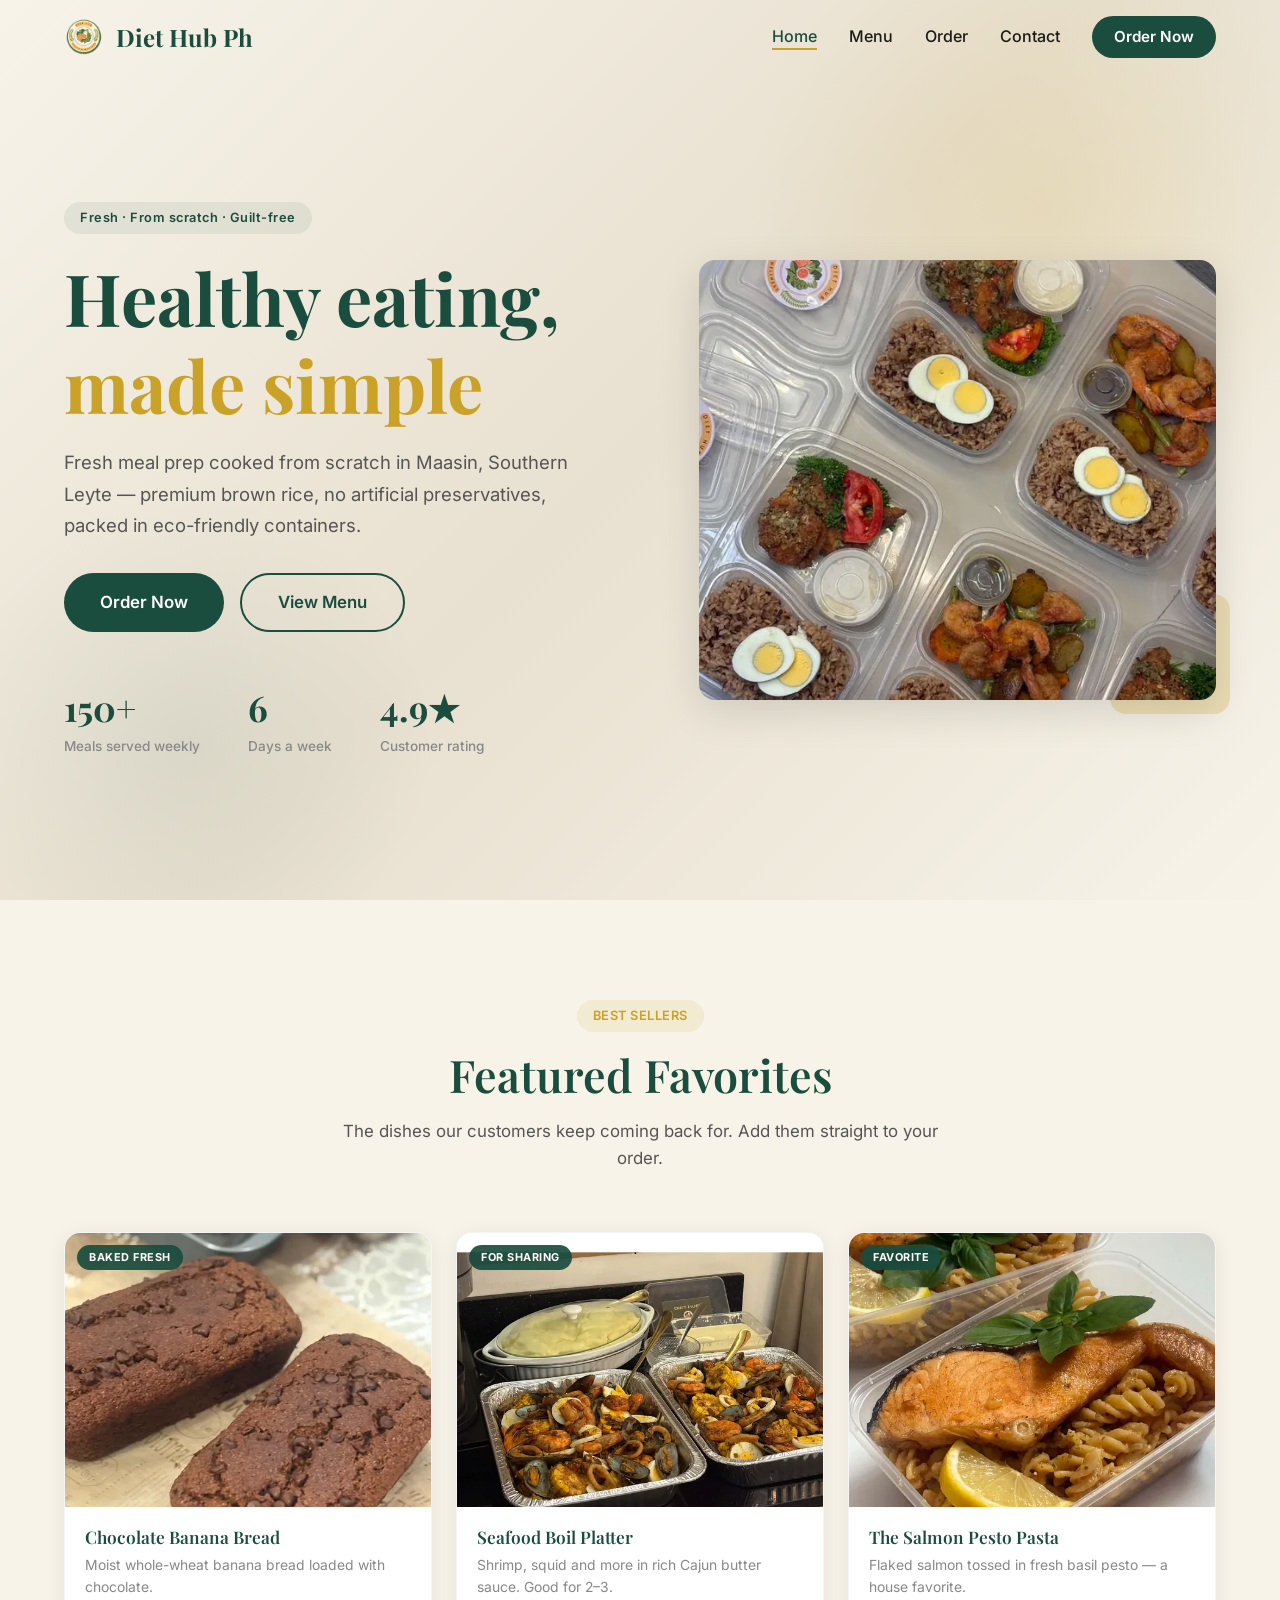
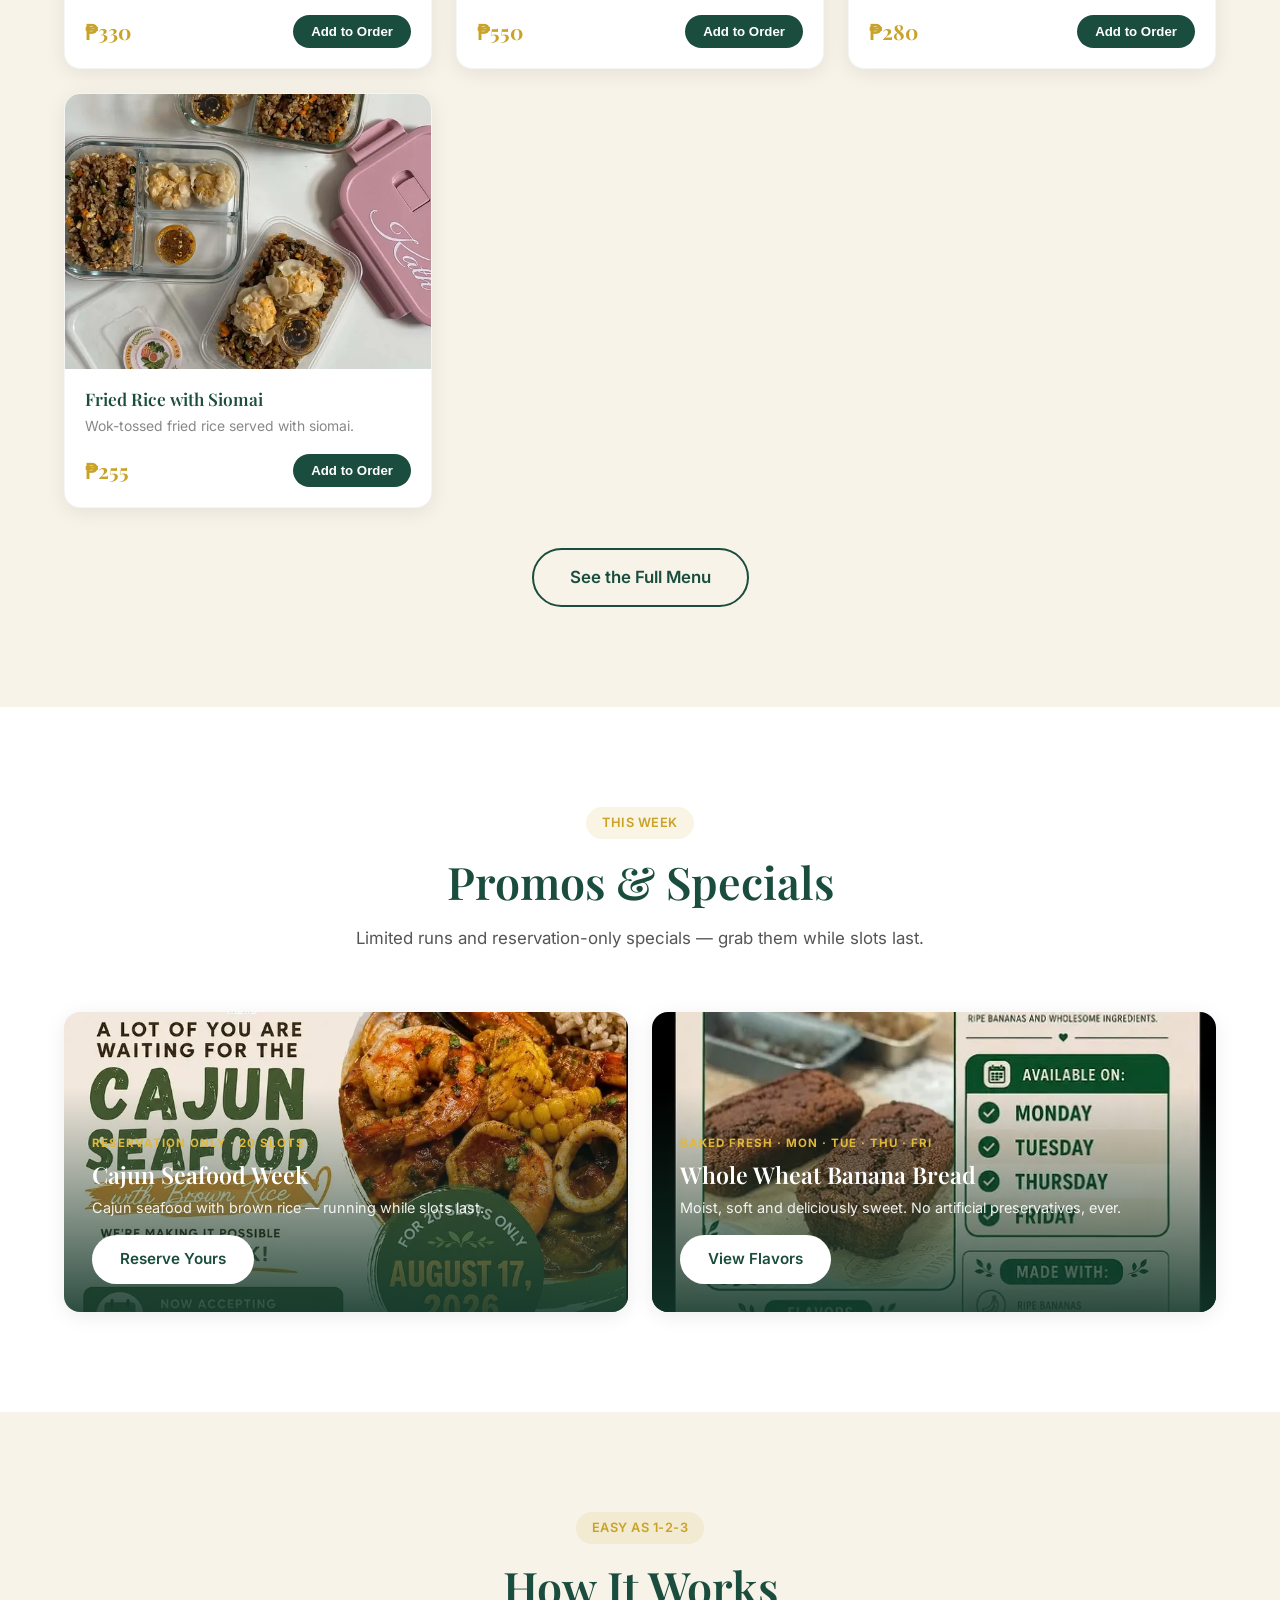
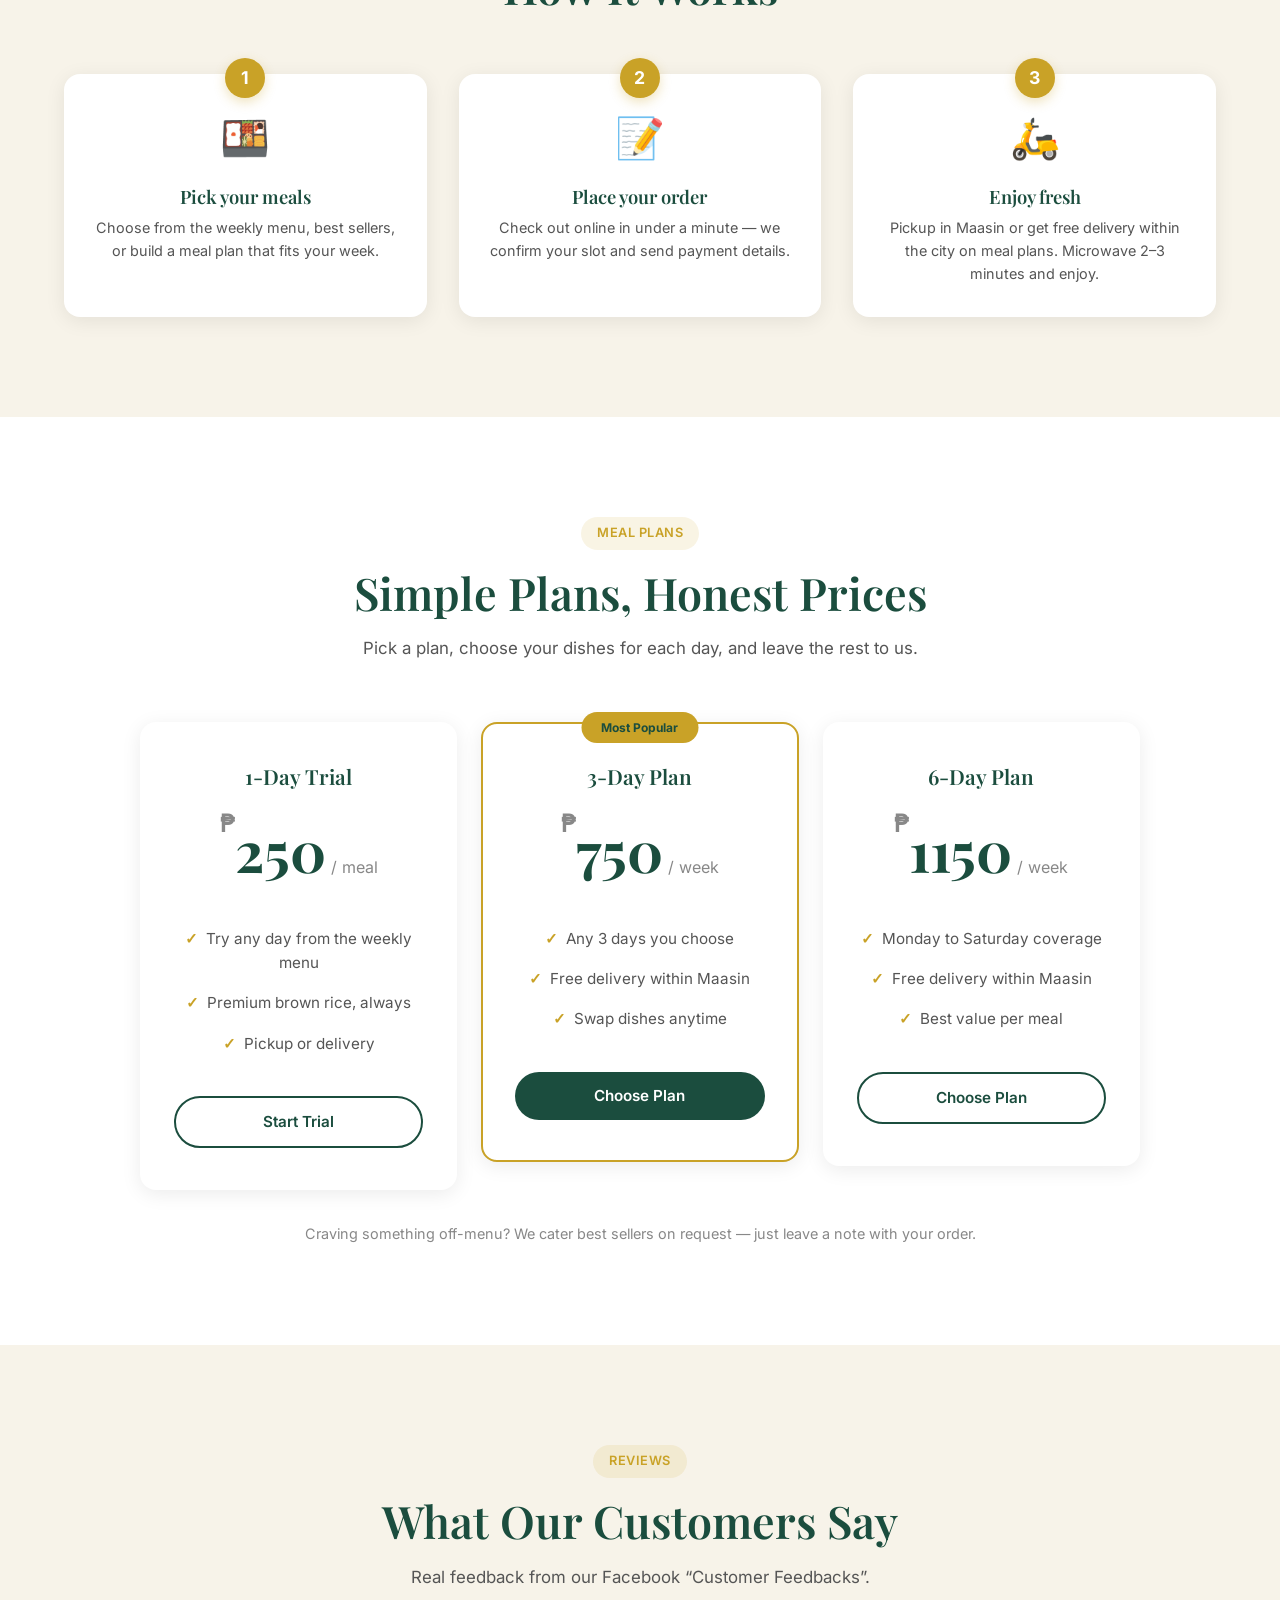
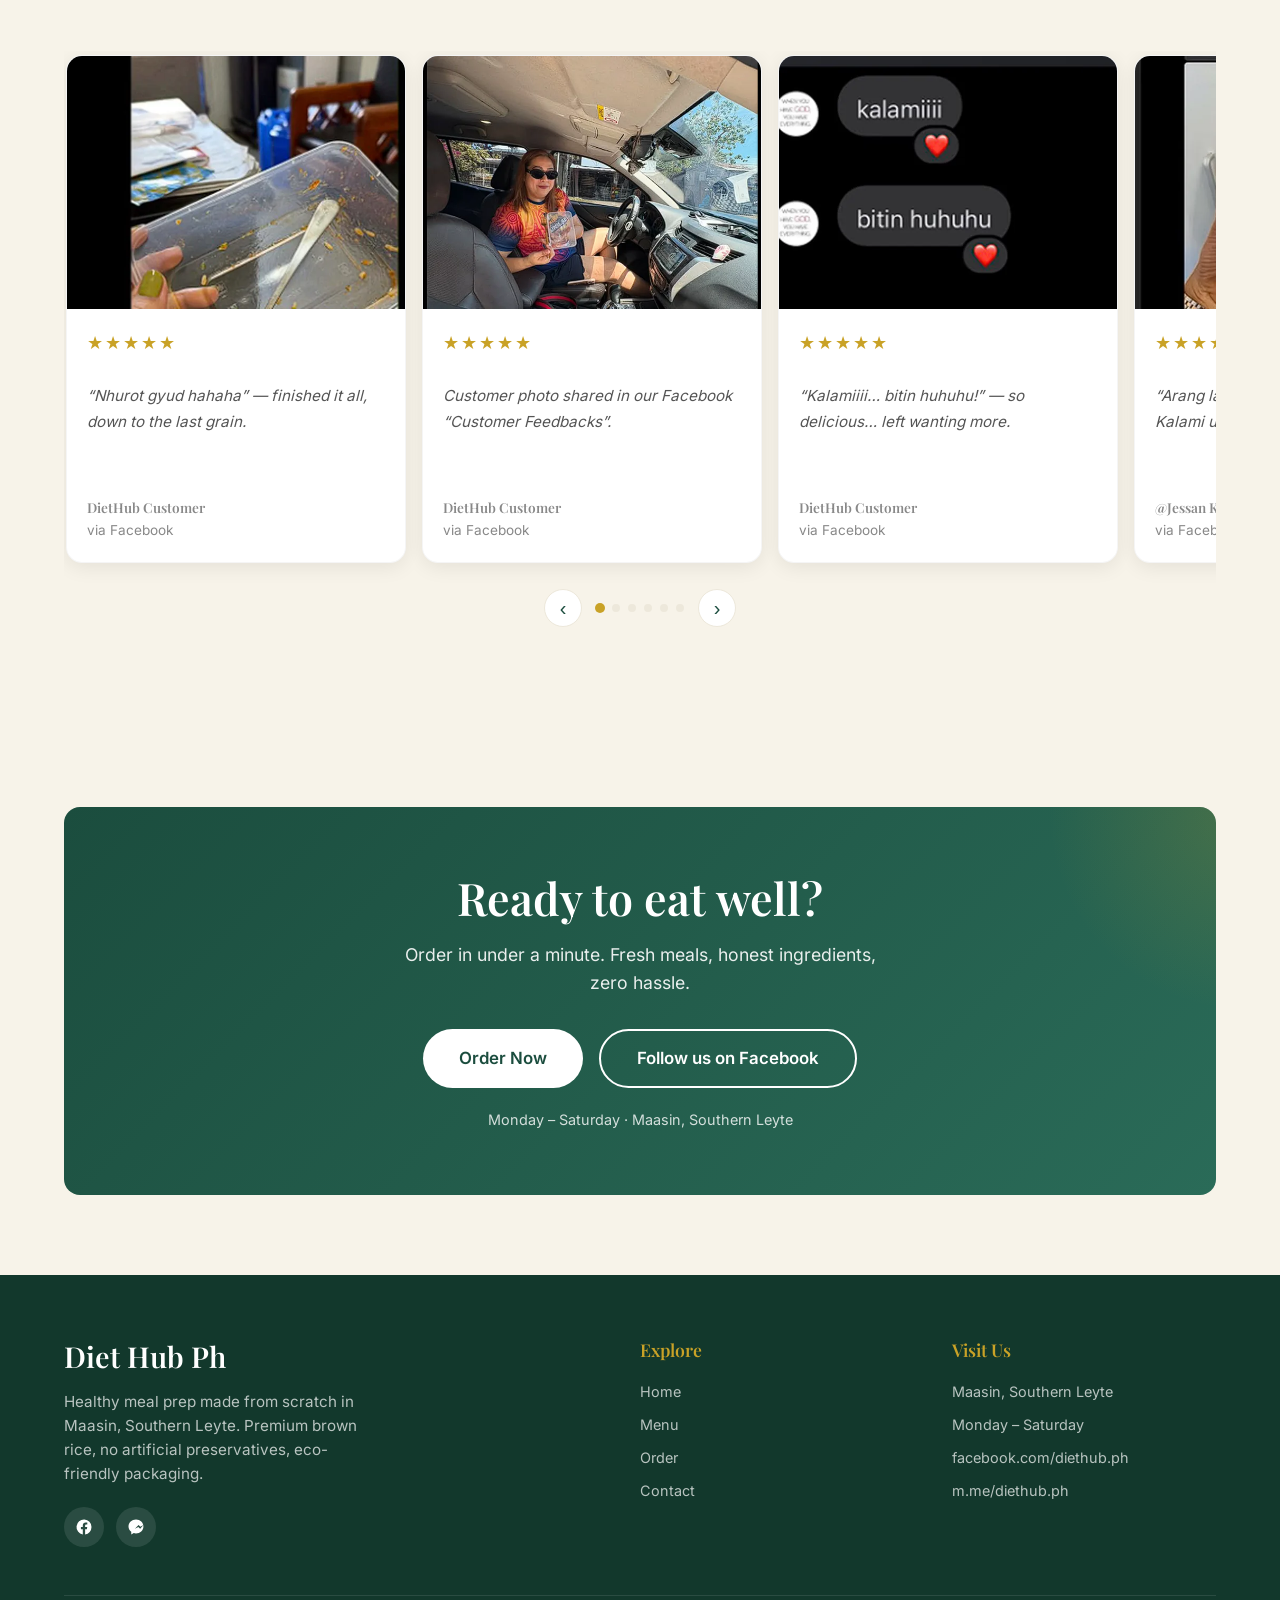
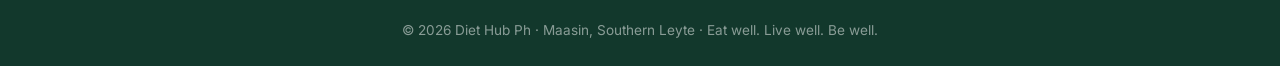
<file: diethub-website/index.html>
<!DOCTYPE html>
<html lang="en">
<head>
<meta charset="UTF-8">
<meta name="viewport" content="width=device-width, initial-scale=1.0">
<meta name="google-site-verification" content="Yb5rOFeqiKL4co8rU1-Jk4hXGeTEuJBybhX_fWL1foE">
<title>Diet Hub Ph — Healthy Meal Prep · Maasin, Southern Leyte</title>
<meta name="description" content="Diet Hub Ph makes healthy eating simple and convenient even on your busiest days. Fresh meal prep, platters, and whole wheat banana bread in Maasin, Southern Leyte. Order online.">
<link rel="icon" href="images/logo.png" type="image/png">
<link rel="preload" as="image" href="images/food/cajun-meal.webp" fetchpriority="high">
<link rel="preload" as="font" type="font/woff2" crossorigin href="fonts/inter-400.woff2">
<link rel="preload" as="font" type="font/woff2" crossorigin href="fonts/inter-500.woff2">
<link rel="preload" as="font" type="font/woff2" crossorigin href="fonts/inter-600.woff2">
<link rel="preload" as="font" type="font/woff2" crossorigin href="fonts/inter-700.woff2">
<link rel="preload" as="font" type="font/woff2" crossorigin href="fonts/playfairdisplay-600.woff2">
<link rel="preload" as="font" type="font/woff2" crossorigin href="fonts/playfairdisplay-700.woff2">
<link rel="stylesheet" href="css/style.min.css">
<script src="js/main.min.js" defer></script>
<script src="js/reviews.js" defer></script>
</head>
<body>

<nav class="navbar" id="navbar">
  <div class="container">
    <a href="index.html" class="logo">
      <img src="images/logo.png" alt="Diet Hub Ph logo" width="40" height="40">
      <span class="logo-text">Diet Hub Ph</span>
    </a>
    <button class="nav-toggle" id="navToggle" aria-label="Toggle navigation" aria-expanded="false"><span></span><span></span><span></span></button>
    <ul class="nav-menu" id="navMenu">
      <li><a href="index.html" class="nav-link">Home</a></li>
      <li><a href="menu.html" class="nav-link">Menu</a></li>
      <li><a href="order.html" class="nav-link cart-link">Order <span class="cart-count js-cart-count" style="display:none">0</span></a></li>
      <li><a href="contact.html" class="nav-link">Contact</a></li>
      <li><a href="order.html" class="btn btn-primary order-nav-btn">Order Now</a></li>
    </ul>
  </div>
</nav>

<!-- HERO -->
<header class="hero">
  <div class="hero-bg"></div>
  <div class="container">
    <div class="hero-content">
      <span class="hero-badge">Fresh · From scratch · Guilt-free</span>
      <h1 class="hero-title">Healthy eating, <span class="text-accent">made simple</span></h1>
      <p class="hero-subtitle">Fresh meal prep cooked from scratch in Maasin, Southern Leyte — premium brown rice, no artificial preservatives, packed in eco-friendly containers.</p>
      <div class="hero-cta">
        <a href="order.html" class="btn btn-primary btn-lg">Order Now</a>
        <a href="menu.html" class="btn btn-outline btn-lg">View Menu</a>
      </div>
      <div class="hero-stats">
        <div class="stat"><span class="stat-number">150+</span><span class="stat-label">Meals served weekly</span></div>
        <div class="stat"><span class="stat-number">6</span><span class="stat-label">Days a week</span></div>
        <div class="stat"><span class="stat-number">4.9★</span><span class="stat-label">Customer rating</span></div>
      </div>
    </div>
    <div class="hero-visual">
      <img src="images/food/chicken-shrimp-combo.webp" alt="Chicken and shrimp combo with brown rice and egg" width="800" height="680" fetchpriority="high" decoding="async">
    </div>
  </div>
</header>

<!-- FEATURED -->
<section class="section">
  <div class="container">
    <div class="section-header">
      <span class="section-tag">Best Sellers</span>
      <h2 class="section-title">Featured Favorites</h2>
      <p class="section-desc">The dishes our customers keep coming back for. Add them straight to your order.</p>
    </div>
    <div class="menu-grid">
      <article class="menu-item reveal">
        <div class="menu-item-img menu-item-img-sm">
          <span class="menu-item-tag">Baked Fresh</span>
          <img src="images/food/chocolate-brownies.webp" alt="Chocolate banana bread with brownies" width="800" height="600" loading="lazy" decoding="async">
        </div>
        <div class="menu-item-body">
          <h4>Chocolate Banana Bread</h4>
          <p>Moist whole-wheat banana bread loaded with chocolate.</p>
          <div class="menu-item-foot">
            <span class="menu-item-price">₱330</span>
            <button type="button" class="add-btn js-add" data-id="chocolate-banana-bread">Add to Order</button>
          </div>
        </div>
      </article>
      <article class="menu-item reveal">
        <div class="menu-item-img">
          <span class="menu-item-tag">For Sharing</span>
          <img src="images/food/seafood-boil.png" alt="Seafood boil platter with shrimp and squid" width="800" height="800" loading="lazy" decoding="async">
        </div>
        <div class="menu-item-body">
          <h4>Seafood Boil Platter</h4>
          <p>Shrimp, squid and more in rich Cajun butter sauce. Good for 2–3.</p>
          <div class="menu-item-foot">
            <span class="menu-item-price">₱550</span>
            <button type="button" class="add-btn js-add" data-id="seafood-boil">Add to Order</button>
          </div>
        </div>
      </article>
      <article class="menu-item reveal">
        <div class="menu-item-img">
          <span class="menu-item-tag">Favorite</span>
          <img src="images/food/salmon-pesto-pasta.webp" alt="The salmon pesto pasta" width="800" height="600" loading="lazy" decoding="async">
        </div>
        <div class="menu-item-body">
          <h4>The Salmon Pesto Pasta</h4>
          <p>Flaked salmon tossed in fresh basil pesto — a house favorite.</p>
          <div class="menu-item-foot">
            <span class="menu-item-price">₱280</span>
            <button type="button" class="add-btn js-add" data-id="salmon-pesto-pasta">Add to Order</button>
          </div>
        </div>
      </article>
      <article class="menu-item reveal">
        <div class="menu-item-img">
          <img src="images/food/fried-rice-siomai.webp" alt="Fried rice with siomai" width="800" height="600" loading="lazy" decoding="async">
        </div>
        <div class="menu-item-body">
          <h4>Fried Rice with Siomai</h4>
          <p>Wok-tossed fried rice served with siomai.</p>
          <div class="menu-item-foot">
            <span class="menu-item-price">₱255</span>
            <button type="button" class="add-btn js-add" data-id="kai-thai-crab-fried-rice">Add to Order</button>
          </div>
        </div>
      </article>
    </div>
    <div style="text-align:center;margin-top:40px">
      <a href="menu.html" class="btn btn-outline btn-lg">See the Full Menu</a>
    </div>
  </div>
</section>

<!-- PROMO BANNERS -->
<section class="section section-alt">
  <div class="container">
    <div class="section-header">
      <span class="section-tag">This Week</span>
      <h2 class="section-title">Promos &amp; Specials</h2>
      <p class="section-desc">Limited runs and reservation-only specials — grab them while slots last.</p>
    </div>
    <div class="promo-grid">
      <div class="promo-banner reveal">
        <img src="images/food/cajun-poster.webp" alt="Cajun seafood with brown rice promo" width="800" height="600" loading="lazy" decoding="async">
        <div class="promo-content">
          <span class="promo-tag">Reservation only · 20 slots</span>
          <h3>Cajun Seafood Week</h3>
          <p>Cajun seafood with brown rice — running while slots last.</p>
          <a href="order.html" class="btn btn-light">Reserve Yours</a>
        </div>
      </div>
      <div class="promo-banner reveal">
        <img src="images/food/banana-poster.webp" alt="Whole wheat banana bread menu" width="800" height="600" loading="lazy" decoding="async">
        <div class="promo-content">
          <span class="promo-tag">Baked fresh · Mon · Tue · Thu · Fri</span>
          <h3>Whole Wheat Banana Bread</h3>
          <p>Moist, soft and deliciously sweet. No artificial preservatives, ever.</p>
          <a href="menu.html" class="btn btn-light">View Flavors</a>
        </div>
      </div>
    </div>
  </div>
</section>

<!-- HOW IT WORKS -->
<section class="section">
  <div class="container">
    <div class="section-header">
      <span class="section-tag">Easy as 1-2-3</span>
      <h2 class="section-title">How It Works</h2>
    </div>
    <div class="steps">
      <div class="step reveal">
        <span class="step-number">1</span>
        <div class="step-icon">🍱</div>
        <h4>Pick your meals</h4>
        <p>Choose from the weekly menu, best sellers, or build a meal plan that fits your week.</p>
      </div>
      <div class="step reveal">
        <span class="step-number">2</span>
        <div class="step-icon">📝</div>
        <h4>Place your order</h4>
        <p>Check out online in under a minute — we confirm your slot and send payment details.</p>
      </div>
      <div class="step reveal">
        <span class="step-number">3</span>
        <div class="step-icon">🛵</div>
        <h4>Enjoy fresh</h4>
        <p>Pickup in Maasin or get free delivery within the city on meal plans. Microwave 2–3 minutes and enjoy.</p>
      </div>
    </div>
  </div>
</section>

<!-- PLANS -->
<section class="section section-alt">
  <div class="container">
    <div class="section-header">
      <span class="section-tag">Meal Plans</span>
      <h2 class="section-title">Simple Plans, Honest Prices</h2>
      <p class="section-desc">Pick a plan, choose your dishes for each day, and leave the rest to us.</p>
    </div>
    <div class="pricing-grid">
      <div class="pricing-card reveal">
        <h4>1-Day Trial</h4>
        <div class="pricing-price"><span class="currency">₱</span><span class="amount">250</span><span class="period"> / meal</span></div>
        <ul class="pricing-features">
          <li>Try any day from the weekly menu</li>
          <li>Premium brown rice, always</li>
          <li>Pickup or delivery</li>
        </ul>
        <a href="order.html" class="btn btn-outline btn-block">Start Trial</a>
      </div>
      <div class="pricing-card popular reveal">
        <span class="popular-badge">Most Popular</span>
        <h4>3-Day Plan</h4>
        <div class="pricing-price"><span class="currency">₱</span><span class="amount">750</span><span class="period"> / week</span></div>
        <ul class="pricing-features">
          <li>Any 3 days you choose</li>
          <li>Free delivery within Maasin</li>
          <li>Swap dishes anytime</li>
        </ul>
        <a href="order.html" class="btn btn-primary btn-block">Choose Plan</a>
      </div>
      <div class="pricing-card reveal">
        <h4>6-Day Plan</h4>
        <div class="pricing-price"><span class="currency">₱</span><span class="amount">1150</span><span class="period"> / week</span></div>
        <ul class="pricing-features">
          <li>Monday to Saturday coverage</li>
          <li>Free delivery within Maasin</li>
          <li>Best value per meal</li>
        </ul>
        <a href="order.html" class="btn btn-outline btn-block">Choose Plan</a>
      </div>
    </div>
    <p class="pricing-note">Craving something off-menu? We cater best sellers on request — just leave a note with your order.</p>
  </div>
</section>

<!-- REVIEWS -->
<section class="section">
  <div class="container">
    <div class="section-header">
      <span class="section-tag">Reviews</span>
      <h2 class="section-title">What Our Customers Say</h2>
      <p class="section-desc">Real feedback from our Facebook &ldquo;Customer Feedbacks&rdquo;.</p>
    </div>
    <div class="reviews-carousel js-reviews-carousel">
      <div class="reviews-track js-reviews-track">
        <article class="review-card review-slide">
          <div class="review-media"><img src="images/food/review1-card.webp" alt="Customer photo of a finished Diet Hub meal container" width="640" height="480" loading="lazy" decoding="async"></div>
          <div class="review-body">
            <div class="review-stars" aria-label="5 out of 5 stars">★★★★★</div>
            <p class="review-text">&ldquo;Nhurot gyud hahaha&rdquo; &mdash; finished it all, down to the last grain.</p>
            <div class="review-author">
              <span class="review-name">DietHub Customer</span>
              <span class="review-meta">via Facebook</span>
            </div>
          </div>
        </article>
        <article class="review-card review-slide">
          <div class="review-media"><img src="images/food/review2-card.webp" alt="Customer enjoying a Diet Hub meal in her car" width="640" height="480" loading="lazy" decoding="async"></div>
          <div class="review-body">
            <div class="review-stars" aria-label="5 out of 5 stars">★★★★★</div>
            <p class="review-text">Customer photo shared in our Facebook &ldquo;Customer Feedbacks&rdquo;.</p>
            <div class="review-author">
              <span class="review-name">DietHub Customer</span>
              <span class="review-meta">via Facebook</span>
            </div>
          </div>
        </article>
        <article class="review-card review-slide">
          <div class="review-media"><img src="images/food/review3-card.webp" alt="Facebook comments reading kalamiiii and bitin huhuhu" width="640" height="480" loading="lazy" decoding="async"></div>
          <div class="review-body">
            <div class="review-stars" aria-label="5 out of 5 stars">★★★★★</div>
            <p class="review-text">&ldquo;Kalamiiii&hellip; bitin huhuhu!&rdquo; &mdash; so delicious&hellip; left wanting more.</p>
            <div class="review-author">
              <span class="review-name">DietHub Customer</span>
              <span class="review-meta">via Facebook</span>
            </div>
          </div>
        </article>
        <article class="review-card review-slide">
          <div class="review-media"><img src="images/food/review4-card.webp" alt="Customer photo of a Diet Hub tortilla wrap" width="640" height="480" loading="lazy" decoding="async"></div>
          <div class="review-body">
            <div class="review-stars" aria-label="5 out of 5 stars">★★★★★</div>
            <p class="review-text">&ldquo;Arang lamia sa imo tortilla 😭😭😭 Kalami ui!&rdquo; &mdash; your tortilla is so good!</p>
            <div class="review-author">
              <span class="review-name">@Jessan Kuizon</span>
              <span class="review-meta">via Facebook</span>
            </div>
          </div>
        </article>
        <article class="review-card review-slide">
          <div class="review-media"><img src="images/food/review5-card.webp" alt="Customer photo of a finished Diet Hub meal with sauce" width="640" height="480" loading="lazy" decoding="async"></div>
          <div class="review-body">
            <div class="review-stars" aria-label="5 out of 5 stars">★★★★★</div>
            <p class="review-text">&ldquo;Daiii super sulit jud ky with breast chicken on top na. Authentic pd mga spices. Ang lasa pasar sad. Hurot oy hahaha.&rdquo;</p>
            <div class="review-author">
              <span class="review-name">DietHub Customer</span>
              <span class="review-meta">via Facebook</span>
            </div>
          </div>
        </article>
        <article class="review-card review-slide">
          <div class="review-media"><img src="images/food/review6-card.webp" alt="Customer photo of a stuffed pepper Diet Hub meal" width="640" height="480" loading="lazy" decoding="async"></div>
          <div class="review-body">
            <div class="review-stars" aria-label="5 out of 5 stars">★★★★★</div>
            <p class="review-text">&ldquo;Daiii kalami hahaha&rdquo; &mdash; so delicious!</p>
            <div class="review-author">
              <span class="review-name">DietHub Customer</span>
              <span class="review-meta">via Facebook</span>
            </div>
          </div>
        </article>
      </div>
      <div class="reviews-nav">
        <button type="button" class="reviews-btn js-reviews-prev" aria-label="Previous review">&lsaquo;</button>
        <div class="reviews-dots js-reviews-dots" role="tablist" aria-label="Choose review"></div>
        <button type="button" class="reviews-btn js-reviews-next" aria-label="Next review">&rsaquo;</button>
      </div>
    </div>
  </div>
</section>

<!-- CTA -->
<section class="cta-section">
  <div class="container">
    <div class="cta-box reveal">
      <h2 class="cta-title">Ready to eat well?</h2>
      <p class="cta-desc">Order in under a minute. Fresh meals, honest ingredients, zero hassle.</p>
      <div class="cta-buttons">
        <a href="order.html" class="btn btn-light btn-lg">Order Now</a>
        <a href="https://www.facebook.com/diethub.ph" target="_blank" rel="noopener" class="btn btn-outline-light btn-lg">Follow us on Facebook</a>
      </div>
      <p class="cta-note">Monday – Saturday · Maasin, Southern Leyte</p>
    </div>
  </div>
</section>

<footer class="footer">
  <div class="container">
    <div class="footer-grid">
      <div class="footer-brand">
        <h3>Diet Hub Ph</h3>
        <p>Healthy meal prep made from scratch in Maasin, Southern Leyte. Premium brown rice, no artificial preservatives, eco-friendly packaging.</p>
        <div class="social-links">
          <a href="https://www.facebook.com/diethub.ph" target="_blank" rel="noopener" aria-label="Facebook">
            <svg viewBox="0 0 24 24" width="18" height="18" fill="currentColor" aria-hidden="true"><path d="M22 12a10 10 0 1 0-11.6 9.9v-7H7.9V12h2.5V9.8c0-2.5 1.5-3.9 3.8-3.9 1.1 0 2.2.2 2.2.2v2.5h-1.3c-1.2 0-1.6.8-1.6 1.6V12h2.8l-.4 2.9h-2.4v7A10 10 0 0 0 22 12z"/></svg>
          </a>
          <a href="https://m.me/diethub.ph" target="_blank" rel="noopener" aria-label="Messenger">
            <svg viewBox="0 0 24 24" width="18" height="18" fill="currentColor" aria-hidden="true"><path d="M12 2C6.36 2 2 6.13 2 11.24c0 2.9 1.43 5.48 3.68 7.18V22l3.36-1.86c.9.25 1.85.39 2.84.39 5.64 0 10-4.13 10-9.24S17.64 2 12 2zm5.53 12.41-2.36-2.5-4.6 2.5 4.82-5.1 2.4 2.5 4.14-2.5-4.4 5.1z"/></svg>
          </a>
        </div>
      </div>
      <div class="footer-links">
        <h4>Explore</h4>
        <ul>
          <li><a href="index.html">Home</a></li>
          <li><a href="menu.html">Menu</a></li>
          <li><a href="order.html">Order</a></li>
          <li><a href="contact.html">Contact</a></li>
        </ul>
      </div>
      <div class="footer-links">
        <h4>Visit Us</h4>
        <ul>
          <li>Maasin, Southern Leyte</li>
          <li>Monday – Saturday</li>
          <li><a href="https://www.facebook.com/diethub.ph" target="_blank" rel="noopener">facebook.com/diethub.ph</a></li>
          <li><a href="https://m.me/diethub.ph" target="_blank" rel="noopener">m.me/diethub.ph</a></li>
        </ul>
      </div>
    </div>
    <div class="footer-bottom">© 2026 Diet Hub Ph · Maasin, Southern Leyte · Eat well. Live well. Be well.</div>
  </div>
</footer>

</body>
</html>
</file>
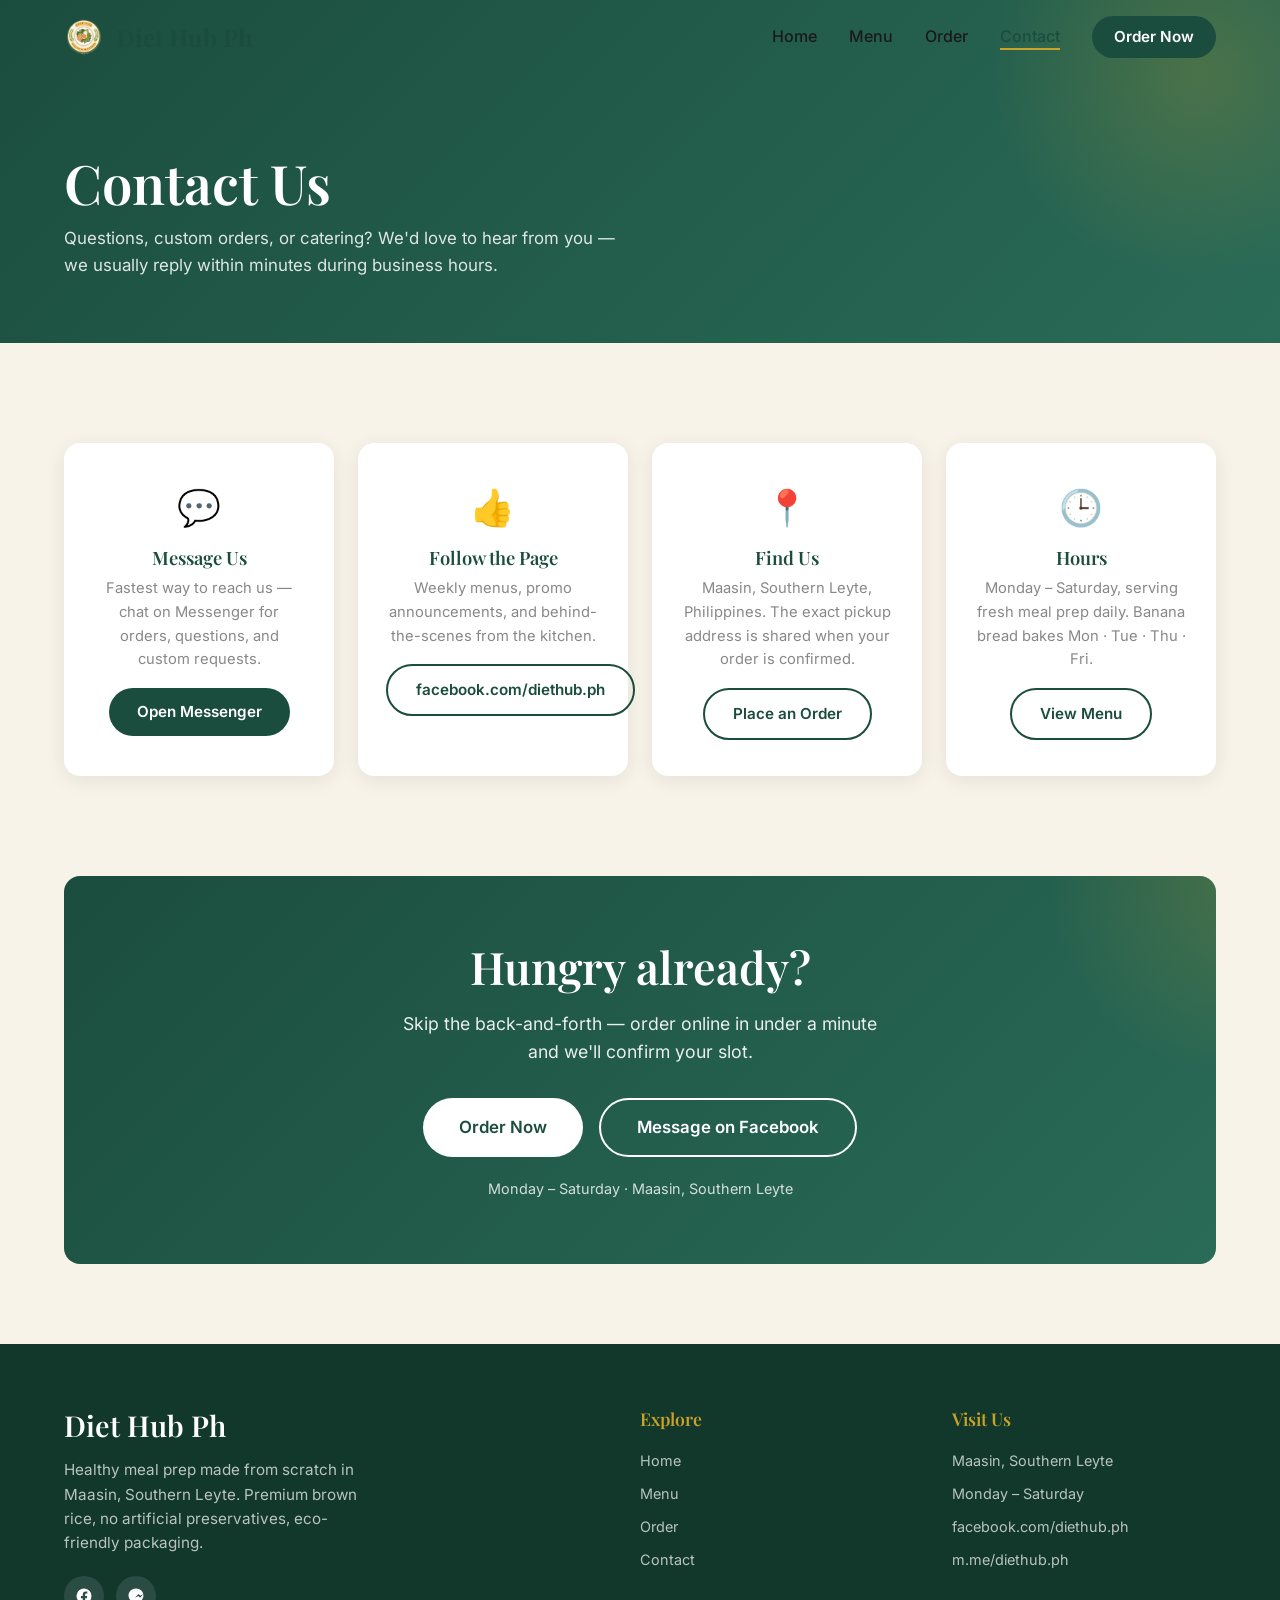
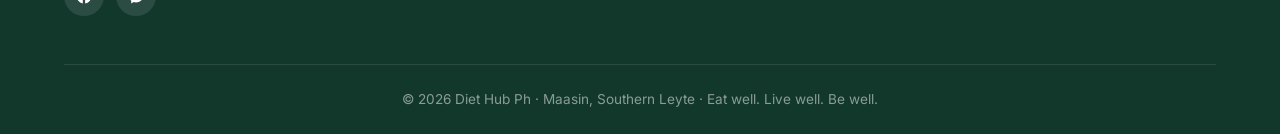
<file: diethub-website/contact.html>
<!DOCTYPE html>
<html lang="en">
<head>
<meta charset="UTF-8">
<meta name="viewport" content="width=device-width, initial-scale=1.0">
<title>Contact — Diet Hub Ph · Maasin, Southern Leyte</title>
<meta name="description" content="Get in touch with Diet Hub Ph in Maasin, Southern Leyte. Message us on Messenger, follow us on Facebook, and find our hours and pickup details.">
<link rel="icon" href="images/logo.png" type="image/png">
<link rel="preload" as="font" type="font/woff2" crossorigin href="fonts/inter-400.woff2">
<link rel="preload" as="font" type="font/woff2" crossorigin href="fonts/inter-500.woff2">
<link rel="preload" as="font" type="font/woff2" crossorigin href="fonts/inter-600.woff2">
<link rel="preload" as="font" type="font/woff2" crossorigin href="fonts/inter-700.woff2">
<link rel="preload" as="font" type="font/woff2" crossorigin href="fonts/playfairdisplay-600.woff2">
<link rel="preload" as="font" type="font/woff2" crossorigin href="fonts/playfairdisplay-700.woff2">
<link rel="stylesheet" href="css/style.min.css">
<script src="js/main.min.js" defer></script>
</head>
<body>

<nav class="navbar" id="navbar">
  <div class="container">
    <a href="index.html" class="logo">
      <img src="images/logo.png" alt="Diet Hub Ph logo" width="40" height="40">
      <span class="logo-text">Diet Hub Ph</span>
    </a>
    <button class="nav-toggle" id="navToggle" aria-label="Toggle navigation" aria-expanded="false"><span></span><span></span><span></span></button>
    <ul class="nav-menu" id="navMenu">
      <li><a href="index.html" class="nav-link">Home</a></li>
      <li><a href="menu.html" class="nav-link">Menu</a></li>
      <li><a href="order.html" class="nav-link cart-link">Order <span class="cart-count js-cart-count" style="display:none">0</span></a></li>
      <li><a href="contact.html" class="nav-link">Contact</a></li>
      <li><a href="order.html" class="btn btn-primary order-nav-btn">Order Now</a></li>
    </ul>
  </div>
</nav>

<header class="page-hero">
  <div class="container">
    <h1>Contact Us</h1>
    <p>Questions, custom orders, or catering? We'd love to hear from you — we usually reply within minutes during business hours.</p>
  </div>
</header>

<section class="section">
  <div class="container">
    <div class="contact-grid">
      <div class="contact-card reveal">
        <div class="icon">💬</div>
        <h4>Message Us</h4>
        <p>Fastest way to reach us — chat on Messenger for orders, questions, and custom requests.</p>
        <a href="https://m.me/diethub.ph" target="_blank" rel="noopener" class="btn btn-primary">Open Messenger</a>
      </div>
      <div class="contact-card reveal">
        <div class="icon">👍</div>
        <h4>Follow the Page</h4>
        <p>Weekly menus, promo announcements, and behind-the-scenes from the kitchen.</p>
        <a href="https://www.facebook.com/diethub.ph" target="_blank" rel="noopener" class="btn btn-outline">facebook.com/diethub.ph</a>
      </div>
      <div class="contact-card reveal">
        <div class="icon">📍</div>
        <h4>Find Us</h4>
        <p>Maasin, Southern Leyte, Philippines. The exact pickup address is shared when your order is confirmed.</p>
        <a href="order.html" class="btn btn-outline">Place an Order</a>
      </div>
      <div class="contact-card reveal">
        <div class="icon">🕒</div>
        <h4>Hours</h4>
        <p>Monday – Saturday, serving fresh meal prep daily. Banana bread bakes Mon · Tue · Thu · Fri.</p>
        <a href="menu.html" class="btn btn-outline">View Menu</a>
      </div>
    </div>
  </div>
</section>

<section class="cta-section" style="padding-top:0">
  <div class="container">
    <div class="cta-box reveal">
      <h2 class="cta-title">Hungry already?</h2>
      <p class="cta-desc">Skip the back-and-forth — order online in under a minute and we'll confirm your slot.</p>
      <div class="cta-buttons">
        <a href="order.html" class="btn btn-light btn-lg">Order Now</a>
        <a href="https://www.facebook.com/diethub.ph" target="_blank" rel="noopener" class="btn btn-outline-light btn-lg">Message on Facebook</a>
      </div>
      <p class="cta-note">Monday – Saturday · Maasin, Southern Leyte</p>
    </div>
  </div>
</section>

<footer class="footer">
  <div class="container">
    <div class="footer-grid">
      <div class="footer-brand">
        <h3>Diet Hub Ph</h3>
        <p>Healthy meal prep made from scratch in Maasin, Southern Leyte. Premium brown rice, no artificial preservatives, eco-friendly packaging.</p>
        <div class="social-links">
          <a href="https://www.facebook.com/diethub.ph" target="_blank" rel="noopener" aria-label="Facebook">
            <svg viewBox="0 0 24 24" width="18" height="18" fill="currentColor" aria-hidden="true"><path d="M22 12a10 10 0 1 0-11.6 9.9v-7H7.9V12h2.5V9.8c0-2.5 1.5-3.9 3.8-3.9 1.1 0 2.2.2 2.2.2v2.5h-1.3c-1.2 0-1.6.8-1.6 1.6V12h2.8l-.4 2.9h-2.4v7A10 10 0 0 0 22 12z"/></svg>
          </a>
          <a href="https://m.me/diethub.ph" target="_blank" rel="noopener" aria-label="Messenger">
            <svg viewBox="0 0 24 24" width="18" height="18" fill="currentColor" aria-hidden="true"><path d="M12 2C6.36 2 2 6.13 2 11.24c0 2.9 1.43 5.48 3.68 7.18V22l3.36-1.86c.9.25 1.85.39 2.84.39 5.64 0 10-4.13 10-9.24S17.64 2 12 2zm5.53 12.41-2.36-2.5-4.6 2.5 4.82-5.1 2.4 2.5 4.14-2.5-4.4 5.1z"/></svg>
          </a>
        </div>
      </div>
      <div class="footer-links">
        <h4>Explore</h4>
        <ul>
          <li><a href="index.html">Home</a></li>
          <li><a href="menu.html">Menu</a></li>
          <li><a href="order.html">Order</a></li>
          <li><a href="contact.html">Contact</a></li>
        </ul>
      </div>
      <div class="footer-links">
        <h4>Visit Us</h4>
        <ul>
          <li>Maasin, Southern Leyte</li>
          <li>Monday – Saturday</li>
          <li><a href="https://www.facebook.com/diethub.ph" target="_blank" rel="noopener">facebook.com/diethub.ph</a></li>
          <li><a href="https://m.me/diethub.ph" target="_blank" rel="noopener">m.me/diethub.ph</a></li>
        </ul>
      </div>
    </div>
    <div class="footer-bottom">© 2026 Diet Hub Ph · Maasin, Southern Leyte · Eat well. Live well. Be well.</div>
  </div>
</footer>

</body>
</html>
</file>
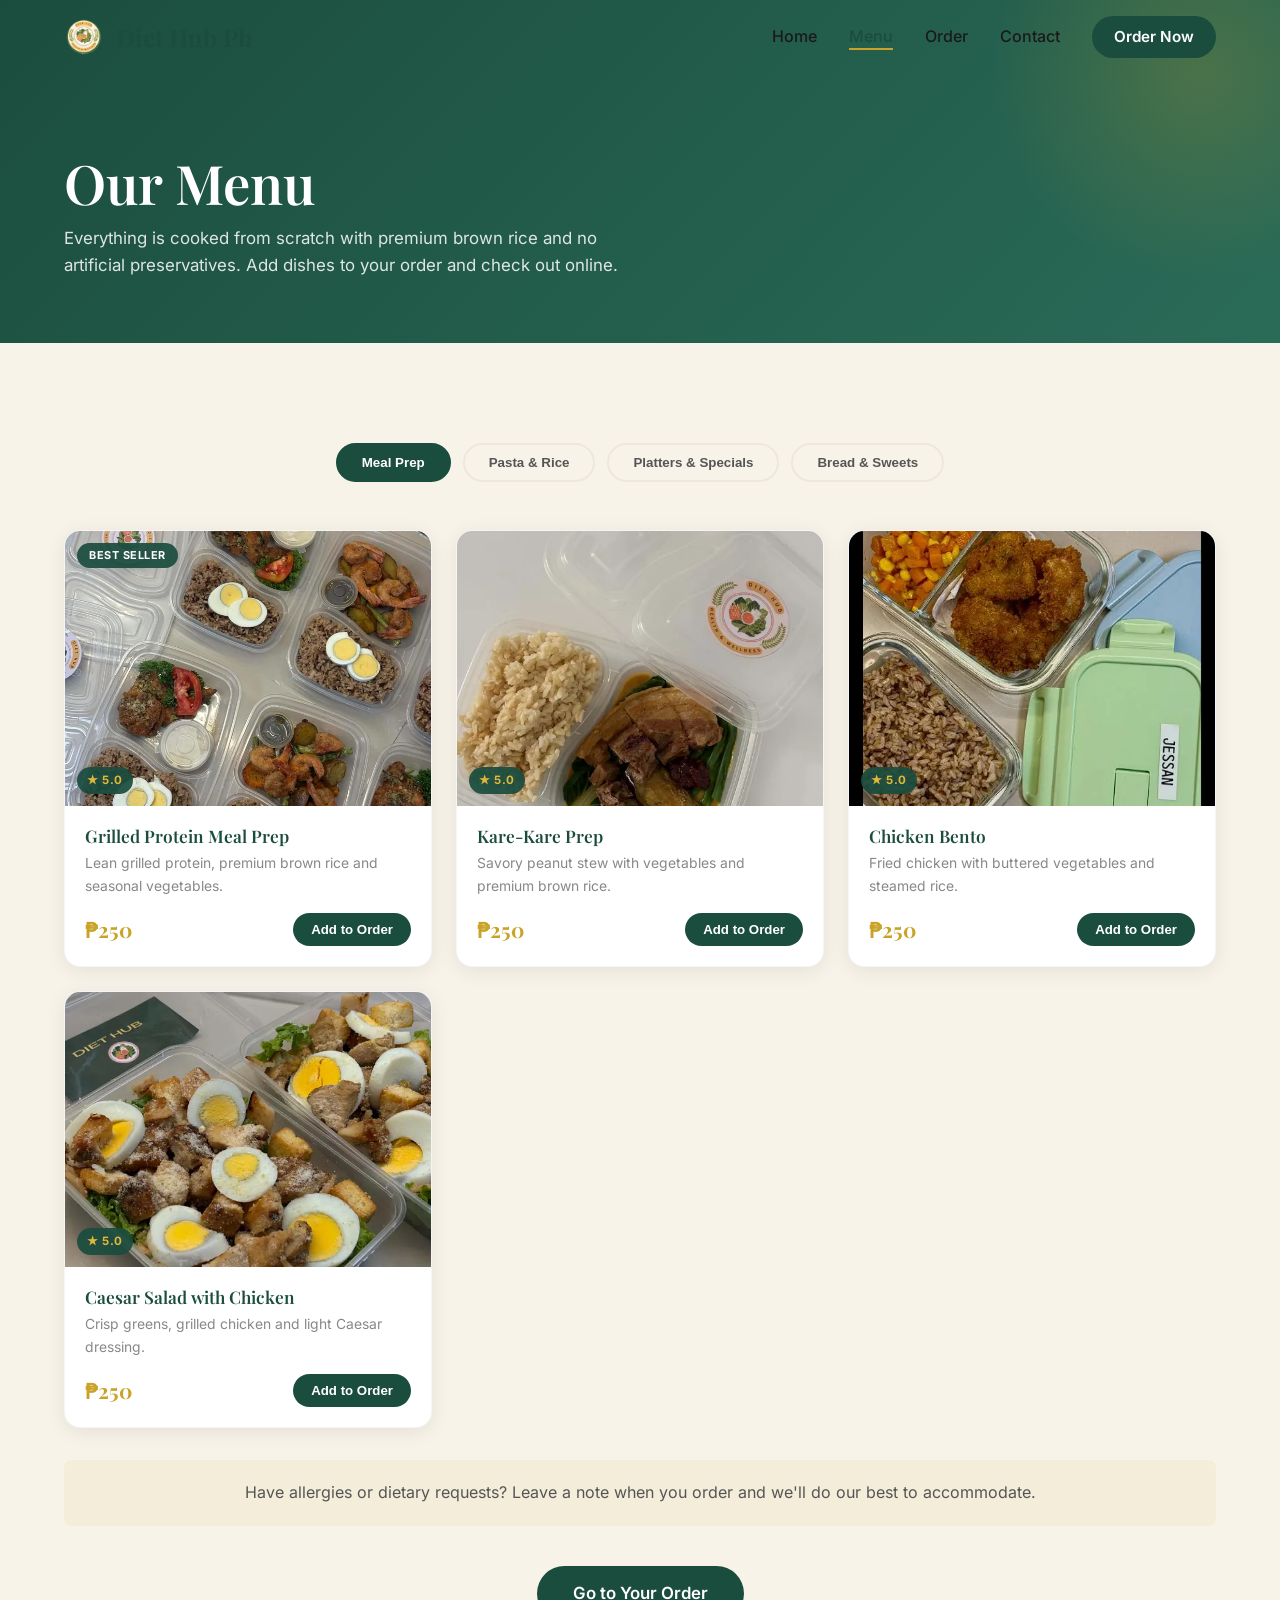
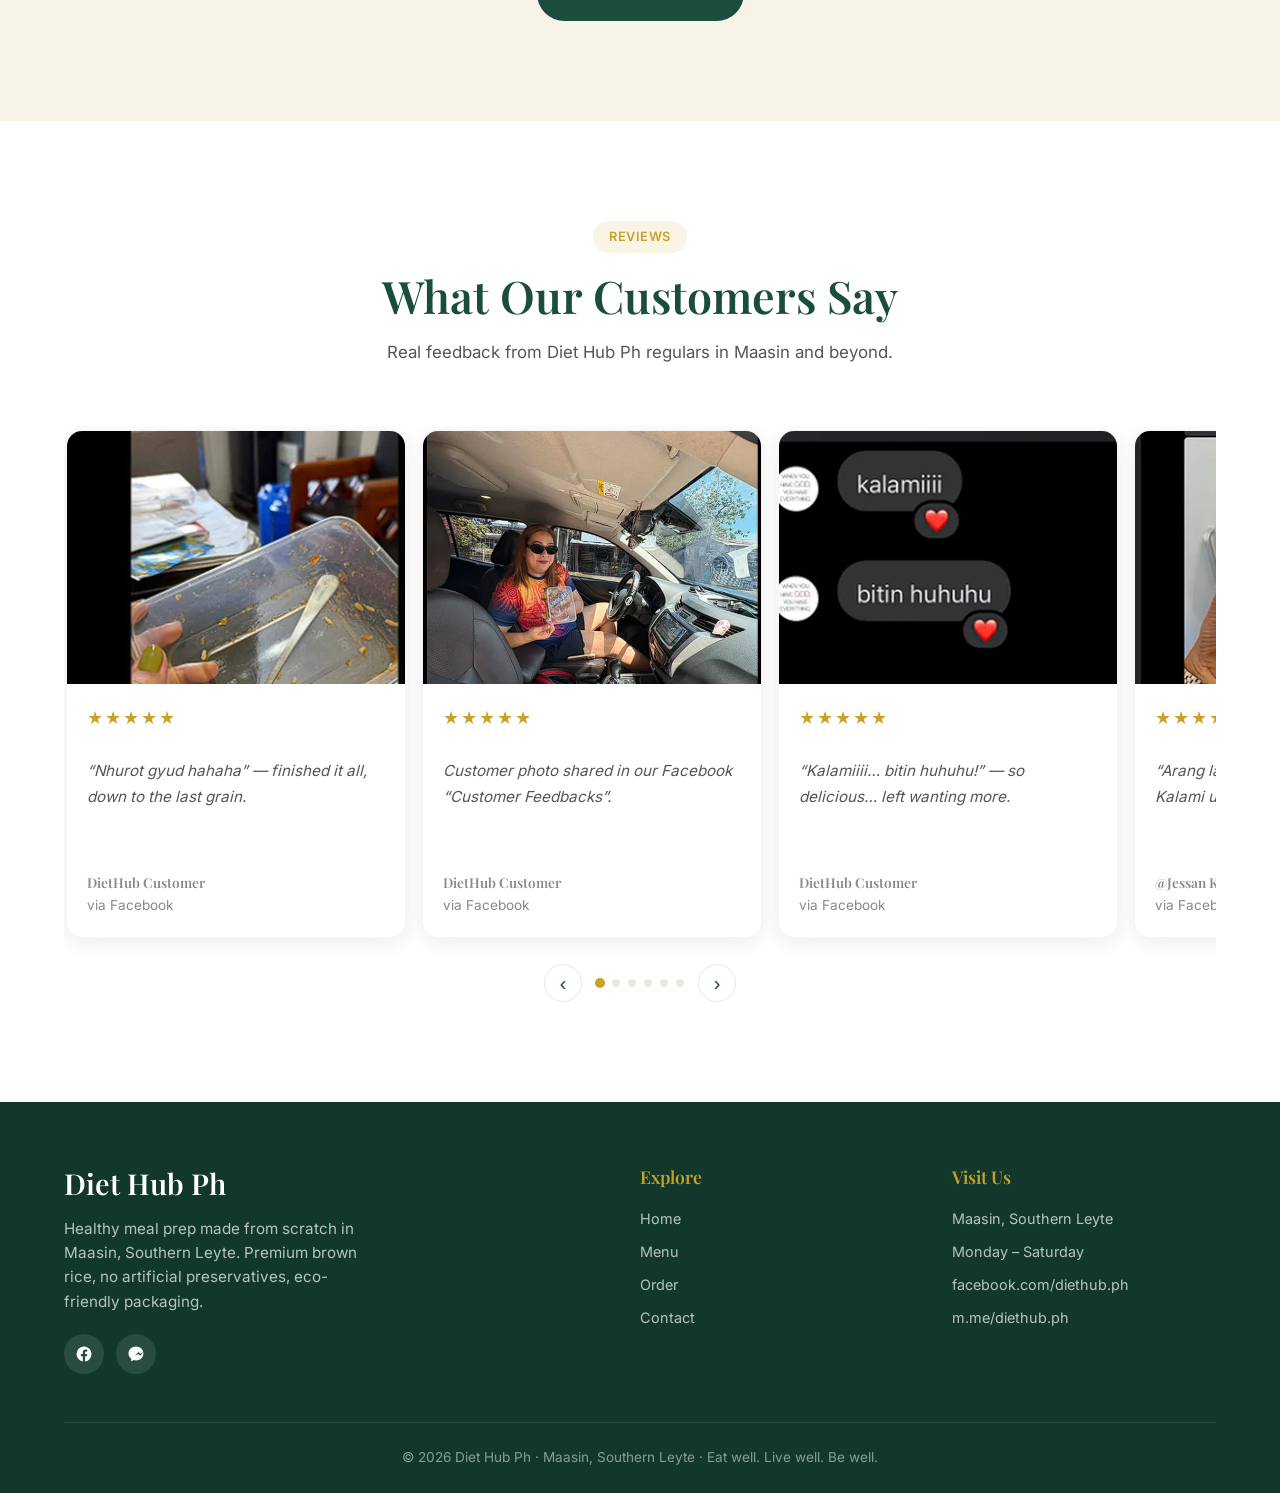
<file: diethub-website/menu.html>
<!DOCTYPE html>
<html lang="en">
<head>
<meta charset="UTF-8">
<meta name="viewport" content="width=device-width, initial-scale=1.0">
<title>Menu — Diet Hub Ph · Healthy Meal Prep Maasin</title>
<meta name="description" content="Browse the Diet Hub Ph menu: the owner's selection of pasta, rice, platters and fresh-baked treats. Prices in Philippine pesos. Add to your order online.">
<link rel="icon" href="images/logo.png" type="image/png">
<link rel="preload" as="font" type="font/woff2" crossorigin href="fonts/inter-400.woff2">
<link rel="preload" as="font" type="font/woff2" crossorigin href="fonts/inter-500.woff2">
<link rel="preload" as="font" type="font/woff2" crossorigin href="fonts/inter-600.woff2">
<link rel="preload" as="font" type="font/woff2" crossorigin href="fonts/inter-700.woff2">
<link rel="preload" as="font" type="font/woff2" crossorigin href="fonts/playfairdisplay-600.woff2">
<link rel="preload" as="font" type="font/woff2" crossorigin href="fonts/playfairdisplay-700.woff2">
<link rel="stylesheet" href="css/style.min.css">
<script src="js/main.min.js" defer></script>
<script src="js/reviews.js" defer></script>
</head>
<body>

<nav class="navbar" id="navbar">
  <div class="container">
    <a href="index.html" class="logo">
      <img src="images/logo.png" alt="Diet Hub Ph logo" width="40" height="40">
      <span class="logo-text">Diet Hub Ph</span>
    </a>
    <button class="nav-toggle" id="navToggle" aria-label="Toggle navigation" aria-expanded="false"><span></span><span></span><span></span></button>
    <ul class="nav-menu" id="navMenu">
      <li><a href="index.html" class="nav-link">Home</a></li>
      <li><a href="menu.html" class="nav-link">Menu</a></li>
      <li><a href="order.html" class="nav-link cart-link">Order <span class="cart-count js-cart-count" style="display:none">0</span></a></li>
      <li><a href="contact.html" class="nav-link">Contact</a></li>
      <li><a href="order.html" class="btn btn-primary order-nav-btn">Order Now</a></li>
    </ul>
  </div>
</nav>

<header class="page-hero">
  <div class="container">
    <h1>Our Menu</h1>
    <p>Everything is cooked from scratch with premium brown rice and no artificial preservatives. Add dishes to your order and check out online.</p>
  </div>
</header>

<section class="section">
  <div class="container">
    <div class="menu-tabs">
      <button type="button" class="tab-btn active" data-tab="meals">Meal Prep</button>
      <button type="button" class="tab-btn" data-tab="pasta">Pasta &amp; Rice</button>
      <button type="button" class="tab-btn" data-tab="platters">Platters &amp; Specials</button>
      <button type="button" class="tab-btn" data-tab="bread">Bread &amp; Sweets</button>
    </div>

    <div class="tab-content active" id="meals">
      <div class="menu-grid js-menu-grid" data-category="meals"></div>
    </div>
    <div class="tab-content" id="pasta">
      <div class="menu-grid js-menu-grid" data-category="pasta"></div>
    </div>
    <div class="tab-content" id="platters">
      <div class="menu-grid js-menu-grid" data-category="platters"></div>
    </div>
    <div class="tab-content" id="bread">
      <div class="menu-grid js-menu-grid" data-category="bread"></div>
    </div>

    <div class="menu-note reveal">
      Have allergies or dietary requests? Leave a note when you order and we'll do our best to accommodate.
    </div>

    <div style="text-align:center;margin-top:40px">
      <a href="order.html" class="btn btn-primary btn-lg">Go to Your Order</a>
    </div>
  </div>
</section>

<!-- REVIEWS -->
<section class="section section-alt">
  <div class="container">
    <div class="section-header">
      <span class="section-tag">Reviews</span>
      <h2 class="section-title">What Our Customers Say</h2>
      <p class="section-desc">Real feedback from Diet Hub Ph regulars in Maasin and beyond.</p>
    </div>
    <div class="reviews-carousel js-reviews-carousel">
      <div class="reviews-track js-reviews-track">
        <article class="review-card review-slide">
          <div class="review-media"><img src="images/food/review1-card.webp" alt="Customer photo of a finished Diet Hub meal container" width="640" height="480" loading="lazy" decoding="async"></div>
          <div class="review-body">
            <div class="review-stars" aria-label="5 out of 5 stars">★★★★★</div>
            <p class="review-text">&ldquo;Nhurot gyud hahaha&rdquo; &mdash; finished it all, down to the last grain.</p>
            <div class="review-author">
              <span class="review-name">DietHub Customer</span>
              <span class="review-meta">via Facebook</span>
            </div>
          </div>
        </article>
        <article class="review-card review-slide">
          <div class="review-media"><img src="images/food/review2-card.webp" alt="Customer enjoying a Diet Hub meal in her car" width="640" height="480" loading="lazy" decoding="async"></div>
          <div class="review-body">
            <div class="review-stars" aria-label="5 out of 5 stars">★★★★★</div>
            <p class="review-text">Customer photo shared in our Facebook &ldquo;Customer Feedbacks&rdquo;.</p>
            <div class="review-author">
              <span class="review-name">DietHub Customer</span>
              <span class="review-meta">via Facebook</span>
            </div>
          </div>
        </article>
        <article class="review-card review-slide">
          <div class="review-media"><img src="images/food/review3-card.webp" alt="Facebook comments reading kalamiiii and bitin huhuhu" width="640" height="480" loading="lazy" decoding="async"></div>
          <div class="review-body">
            <div class="review-stars" aria-label="5 out of 5 stars">★★★★★</div>
            <p class="review-text">&ldquo;Kalamiiii&hellip; bitin huhuhu!&rdquo; &mdash; so delicious&hellip; left wanting more.</p>
            <div class="review-author">
              <span class="review-name">DietHub Customer</span>
              <span class="review-meta">via Facebook</span>
            </div>
          </div>
        </article>
        <article class="review-card review-slide">
          <div class="review-media"><img src="images/food/review4-card.webp" alt="Customer photo of a Diet Hub tortilla wrap" width="640" height="480" loading="lazy" decoding="async"></div>
          <div class="review-body">
            <div class="review-stars" aria-label="5 out of 5 stars">★★★★★</div>
            <p class="review-text">&ldquo;Arang lamia sa imo tortilla 😭😭😭 Kalami ui!&rdquo; &mdash; your tortilla is so good!</p>
            <div class="review-author">
              <span class="review-name">@Jessan Kuizon</span>
              <span class="review-meta">via Facebook</span>
            </div>
          </div>
        </article>
        <article class="review-card review-slide">
          <div class="review-media"><img src="images/food/review5-card.webp" alt="Customer photo of a finished Diet Hub meal with sauce" width="640" height="480" loading="lazy" decoding="async"></div>
          <div class="review-body">
            <div class="review-stars" aria-label="5 out of 5 stars">★★★★★</div>
            <p class="review-text">&ldquo;Daiii super sulit jud ky with breast chicken on top na. Authentic pd mga spices. Ang lasa pasar sad. Hurot oy hahaha.&rdquo;</p>
            <div class="review-author">
              <span class="review-name">DietHub Customer</span>
              <span class="review-meta">via Facebook</span>
            </div>
          </div>
        </article>
        <article class="review-card review-slide">
          <div class="review-media"><img src="images/food/review6-card.webp" alt="Customer photo of a stuffed pepper Diet Hub meal" width="640" height="480" loading="lazy" decoding="async"></div>
          <div class="review-body">
            <div class="review-stars" aria-label="5 out of 5 stars">★★★★★</div>
            <p class="review-text">&ldquo;Daiii kalami hahaha&rdquo; &mdash; so delicious!</p>
            <div class="review-author">
              <span class="review-name">DietHub Customer</span>
              <span class="review-meta">via Facebook</span>
            </div>
          </div>
        </article>
      </div>
      <div class="reviews-nav">
        <button type="button" class="reviews-btn js-reviews-prev" aria-label="Previous review">&lsaquo;</button>
        <div class="reviews-dots js-reviews-dots" role="tablist" aria-label="Choose review"></div>
        <button type="button" class="reviews-btn js-reviews-next" aria-label="Next review">&rsaquo;</button>
      </div>
    </div>
  </div>
</section>

<footer class="footer">
  <div class="container">
    <div class="footer-grid">
      <div class="footer-brand">
        <h3>Diet Hub Ph</h3>
        <p>Healthy meal prep made from scratch in Maasin, Southern Leyte. Premium brown rice, no artificial preservatives, eco-friendly packaging.</p>
        <div class="social-links">
          <a href="https://www.facebook.com/diethub.ph" target="_blank" rel="noopener" aria-label="Facebook">
            <svg viewBox="0 0 24 24" width="18" height="18" fill="currentColor" aria-hidden="true"><path d="M22 12a10 10 0 1 0-11.6 9.9v-7H7.9V12h2.5V9.8c0-2.5 1.5-3.9 3.8-3.9 1.1 0 2.2.2 2.2.2v2.5h-1.3c-1.2 0-1.6.8-1.6 1.6V12h2.8l-.4 2.9h-2.4v7A10 10 0 0 0 22 12z"/></svg>
          </a>
          <a href="https://m.me/diethub.ph" target="_blank" rel="noopener" aria-label="Messenger">
            <svg viewBox="0 0 24 24" width="18" height="18" fill="currentColor" aria-hidden="true"><path d="M12 2C6.36 2 2 6.13 2 11.24c0 2.9 1.43 5.48 3.68 7.18V22l3.36-1.86c.9.25 1.85.39 2.84.39 5.64 0 10-4.13 10-9.24S17.64 2 12 2zm5.53 12.41-2.36-2.5-4.6 2.5 4.82-5.1 2.4 2.5 4.14-2.5-4.4 5.1z"/></svg>
          </a>
        </div>
      </div>
      <div class="footer-links">
        <h4>Explore</h4>
        <ul>
          <li><a href="index.html">Home</a></li>
          <li><a href="menu.html">Menu</a></li>
          <li><a href="order.html">Order</a></li>
          <li><a href="contact.html">Contact</a></li>
        </ul>
      </div>
      <div class="footer-links">
        <h4>Visit Us</h4>
        <ul>
          <li>Maasin, Southern Leyte</li>
          <li>Monday – Saturday</li>
          <li><a href="https://www.facebook.com/diethub.ph" target="_blank" rel="noopener">facebook.com/diethub.ph</a></li>
          <li><a href="https://m.me/diethub.ph" target="_blank" rel="noopener">m.me/diethub.ph</a></li>
        </ul>
      </div>
    </div>
    <div class="footer-bottom">© 2026 Diet Hub Ph · Maasin, Southern Leyte · Eat well. Live well. Be well.</div>
  </div>
</footer>

</body>
</html>
</file>
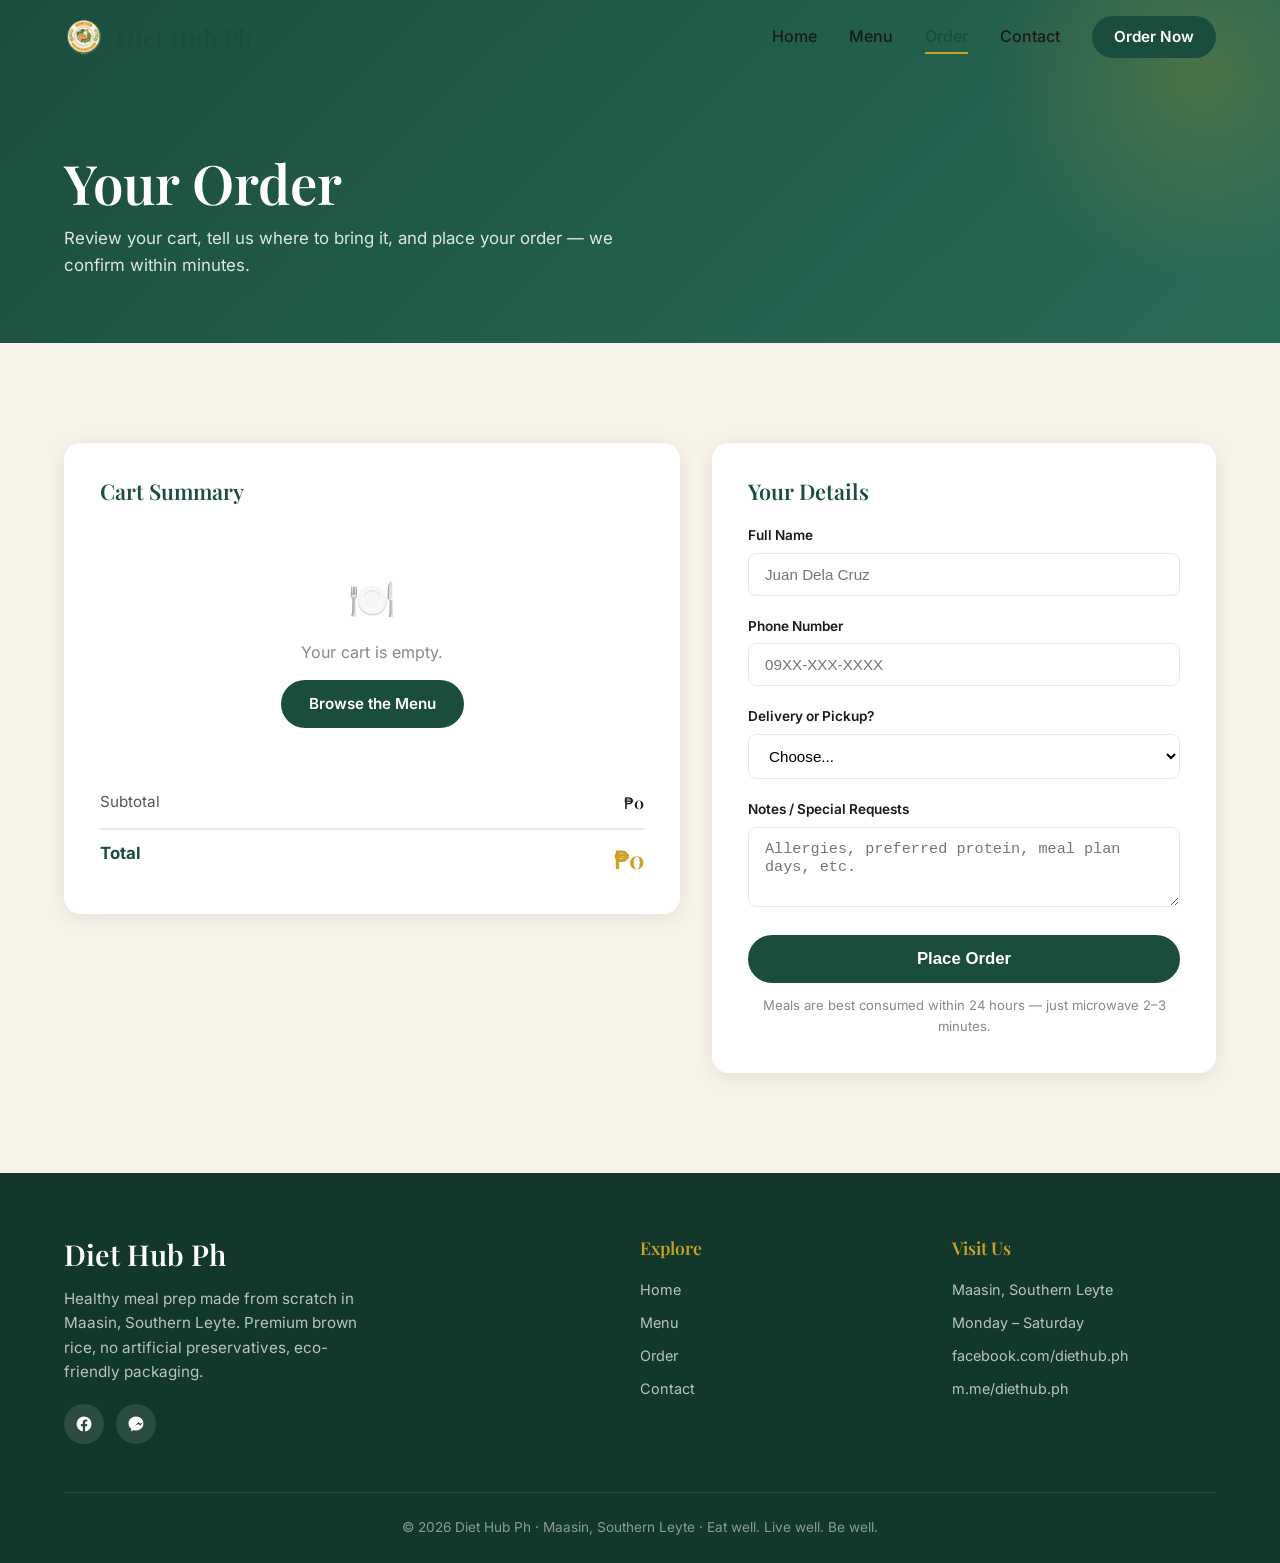
<file: diethub-website/order.html>
<!DOCTYPE html>
<html lang="en">
<head>
<meta charset="UTF-8">
<meta name="viewport" content="width=device-width, initial-scale=1.0">
<title>Place Your Order — Diet Hub Ph · Maasin, Southern Leyte</title>
<meta name="description" content="Review your Diet Hub Ph cart, enter your delivery or pickup details, and place your order online. Fresh meal prep in Maasin, Southern Leyte.">
<link rel="icon" href="images/logo.png" type="image/png">
<link rel="preload" as="font" type="font/woff2" crossorigin href="fonts/inter-400.woff2">
<link rel="preload" as="font" type="font/woff2" crossorigin href="fonts/inter-500.woff2">
<link rel="preload" as="font" type="font/woff2" crossorigin href="fonts/inter-600.woff2">
<link rel="preload" as="font" type="font/woff2" crossorigin href="fonts/inter-700.woff2">
<link rel="preload" as="font" type="font/woff2" crossorigin href="fonts/playfairdisplay-600.woff2">
<link rel="preload" as="font" type="font/woff2" crossorigin href="fonts/playfairdisplay-700.woff2">
<link rel="stylesheet" href="css/style.min.css">
<script src="js/main.min.js" defer></script>
</head>
<body>

<nav class="navbar" id="navbar">
  <div class="container">
    <a href="index.html" class="logo">
      <img src="images/logo.png" alt="Diet Hub Ph logo" width="40" height="40">
      <span class="logo-text">Diet Hub Ph</span>
    </a>
    <button class="nav-toggle" id="navToggle" aria-label="Toggle navigation" aria-expanded="false"><span></span><span></span><span></span></button>
    <ul class="nav-menu" id="navMenu">
      <li><a href="index.html" class="nav-link">Home</a></li>
      <li><a href="menu.html" class="nav-link">Menu</a></li>
      <li><a href="order.html" class="nav-link cart-link">Order <span class="cart-count js-cart-count" style="display:none">0</span></a></li>
      <li><a href="contact.html" class="nav-link">Contact</a></li>
      <li><a href="order.html" class="btn btn-primary order-nav-btn">Order Now</a></li>
    </ul>
  </div>
</nav>

<header class="page-hero">
  <div class="container">
    <h1>Your Order</h1>
    <p>Review your cart, tell us where to bring it, and place your order — we confirm within minutes.</p>
  </div>
</header>

<section class="section">
  <div class="container">
    <div class="order-layout">

      <!-- CART SUMMARY -->
      <div class="cart-panel reveal">
        <h3>Cart Summary</h3>
        <div id="cartItems"></div>
        <div class="cart-totals">
          <div class="cart-total-row">
            <span>Subtotal</span>
            <span class="val" id="cartSubtotal">₱0</span>
          </div>
          <div class="cart-total-row" id="cartFeeRow" style="display:none">
            <span>Delivery Fee</span>
            <span class="val" id="cartFee">FREE</span>
          </div>
          <div class="cart-total-row grand">
            <span>Total</span>
            <span class="val" id="cartGrand">₱0</span>
          </div>
        </div>
      </div>

      <!-- CUSTOMER FORM -->
      <div class="form-panel reveal">
        <h3>Your Details</h3>
        <form id="orderForm">
          <div class="form-group">
            <label for="custName">Full Name</label>
            <input type="text" id="custName" name="name" required placeholder="Juan Dela Cruz" autocomplete="name">
          </div>
          <div class="form-group">
            <label for="custPhone">Phone Number</label>
            <input type="tel" id="custPhone" name="phone" required placeholder="09XX-XXX-XXXX" autocomplete="tel" pattern="(\+?63|0)?9\d{9}">
          </div>
          <div class="form-group">
            <label for="methodSelect">Delivery or Pickup?</label>
            <select id="methodSelect" name="method" required>
              <option value="">Choose...</option>
              <option value="pickup">Pickup (Maasin)</option>
              <option value="delivery">Delivery</option>
            </select>
          </div>
          <div class="delivery-fields" id="deliveryFields">
            <div class="form-group">
              <label for="areaSelect">Delivery Area</label>
              <select id="areaSelect" name="area">
                <option value="">Choose a delivery area...</option>
                <option value="poblacion">Poblacion Maasin — FREE</option>
                <option value="ichon">Ichon — ₱30</option>
                <option value="ibarra">Ibarra — ₱20</option>
                <option value="libog">Lib og — ₱20</option>
                <option value="other">Other — ₱15</option>
              </select>
            </div>
            <div class="form-group">
              <label for="addressInput">Complete Address</label>
              <textarea id="addressInput" name="address" rows="2" placeholder="House/Unit number, street, landmarks..." autocomplete="street-address"></textarea>
            </div>
          </div>
          <div class="form-group">
            <label for="notesInput">Notes / Special Requests</label>
            <textarea id="notesInput" name="notes" rows="3" placeholder="Allergies, preferred protein, meal plan days, etc."></textarea>
          </div>
          <button type="submit" class="btn btn-primary btn-block btn-lg" disabled>Place Order</button>
          <p style="font-size:.82rem;color:var(--text-muted);margin-top:12px;text-align:center">Meals are best consumed within 24 hours — just microwave 2–3 minutes.</p>
        </form>
        <div class="order-result" id="orderResult" role="alert"></div>
      </div>

    </div>
  </div>
</section>

<footer class="footer">
  <div class="container">
    <div class="footer-grid">
      <div class="footer-brand">
        <h3>Diet Hub Ph</h3>
        <p>Healthy meal prep made from scratch in Maasin, Southern Leyte. Premium brown rice, no artificial preservatives, eco-friendly packaging.</p>
        <div class="social-links">
          <a href="https://www.facebook.com/diethub.ph" target="_blank" rel="noopener" aria-label="Facebook">
            <svg viewBox="0 0 24 24" width="18" height="18" fill="currentColor" aria-hidden="true"><path d="M22 12a10 10 0 1 0-11.6 9.9v-7H7.9V12h2.5V9.8c0-2.5 1.5-3.9 3.8-3.9 1.1 0 2.2.2 2.2.2v2.5h-1.3c-1.2 0-1.6.8-1.6 1.6V12h2.8l-.4 2.9h-2.4v7A10 10 0 0 0 22 12z"/></svg>
          </a>
          <a href="https://m.me/diethub.ph" target="_blank" rel="noopener" aria-label="Messenger">
            <svg viewBox="0 0 24 24" width="18" height="18" fill="currentColor" aria-hidden="true"><path d="M12 2C6.36 2 2 6.13 2 11.24c0 2.9 1.43 5.48 3.68 7.18V22l3.36-1.86c.9.25 1.85.39 2.84.39 5.64 0 10-4.13 10-9.24S17.64 2 12 2zm5.53 12.41-2.36-2.5-4.6 2.5 4.82-5.1 2.4 2.5 4.14-2.5-4.4 5.1z"/></svg>
          </a>
        </div>
      </div>
      <div class="footer-links">
        <h4>Explore</h4>
        <ul>
          <li><a href="index.html">Home</a></li>
          <li><a href="menu.html">Menu</a></li>
          <li><a href="order.html">Order</a></li>
          <li><a href="contact.html">Contact</a></li>
        </ul>
      </div>
      <div class="footer-links">
        <h4>Visit Us</h4>
        <ul>
          <li>Maasin, Southern Leyte</li>
          <li>Monday – Saturday</li>
          <li><a href="https://www.facebook.com/diethub.ph" target="_blank" rel="noopener">facebook.com/diethub.ph</a></li>
          <li><a href="https://m.me/diethub.ph" target="_blank" rel="noopener">m.me/diethub.ph</a></li>
        </ul>
      </div>
    </div>
    <div class="footer-bottom">© 2026 Diet Hub Ph · Maasin, Southern Leyte · Eat well. Live well. Be well.</div>
  </div>
</footer>

</body>
</html>
</file>
<file: diethub-website/css/style.min.css>
:root{--forest:#1B4D3E;--forest-dark:#12382C;--forest-light:#2A6B58;--gold:#C9A227;--gold-light:#E0B83A;--cream:#F7F3E9;--cream-dark:#EDE8DB;--white:#FFFFFF;--text:#1A1A1A;--text-light:#555555;--text-muted:#888888;--shadow:0 4px 20px rgba(0,0,0,0.08);--shadow-lg:0 12px 40px rgba(0,0,0,0.12);--radius:16px;--radius-sm:8px;--transition:all 0.3s cubic-bezier(0.4,0,0.2,1)}*{margin:0;padding:0;box-sizing:border-box}html{scroll-behavior:smooth}body{font-family:Inter,sans-serif;background:var(--cream);color:var(--text);line-height:1.6;overflow-x:hidden}h1,h2,h3,h4{font-family:'Playfair Display',serif;font-weight:600;line-height:1.2}.container{width:100%;max-width:1200px;margin:0 auto;padding:0 24px}a{text-decoration:none;color:inherit}img{max-width:100%;display:block}.btn{display:inline-flex;align-items:center;justify-content:center;padding:12px 28px;border-radius:50px;font-weight:600;font-size:.95rem;transition:var(--transition);cursor:pointer;border:none;gap:8px}.btn-primary{background:var(--forest);color:var(--white)}.btn-primary:hover{background:var(--forest-light);transform:translateY(-2px);box-shadow:var(--shadow-lg)}.btn-outline{background:0 0;color:var(--forest);border:2px solid var(--forest)}.btn-outline:hover{background:var(--forest);color:var(--white)}.btn-light{background:var(--white);color:var(--forest)}.btn-light:hover{background:var(--cream-dark)}.btn-outline-light{background:0 0;color:var(--white);border:2px solid var(--white)}.btn-outline-light:hover{background:var(--white);color:var(--forest)}.btn-lg{padding:14px 36px;font-size:1.05rem}.btn-block{width:100%}.navbar{position:fixed;top:0;left:0;right:0;z-index:1000;padding:16px 0;transition:var(--transition);background:0 0}.navbar.scrolled{background:rgba(247,243,233,.92);backdrop-filter:blur(20px);box-shadow:var(--shadow);padding:12px 0}.navbar .container{display:flex;align-items:center;justify-content:space-between}.logo{display:flex;align-items:center;gap:12px;font-family:'Playfair Display',serif;font-size:1.5rem;font-weight:700;color:var(--forest)}.logo-text{display:flex;align-items:center}.logo img{width:40px;height:40px;border-radius:50%;object-fit:cover}.nav-menu{display:flex;align-items:center;gap:32px;list-style:none}.nav-link{font-weight:500;color:var(--text);transition:var(--transition);position:relative}.nav-link:hover{color:var(--forest)}.nav-link::after{content:'';position:absolute;bottom:-4px;left:0;width:0;height:2px;background:var(--gold);transition:var(--transition)}.nav-link:hover::after{width:100%}.nav-toggle{display:none;flex-direction:column;gap:5px;background:0 0;border:none;cursor:pointer;padding:5px}.nav-toggle span{display:block;width:24px;height:2px;background:var(--forest);transition:var(--transition)}.hero{position:relative;min-height:100vh;display:flex;align-items:center;padding:140px 0 80px;overflow:hidden}.hero-bg{position:absolute;inset:0;background:linear-gradient(135deg,var(--cream) 0,#e8e0d0 50%,var(--cream) 100%);z-index:-2}.hero-bg::before{content:'';position:absolute;top:-10%;right:-5%;width:600px;height:600px;background:radial-gradient(circle,rgba(201,162,39,.15) 0,transparent 70%);border-radius:50%}.hero-bg::after{content:'';position:absolute;bottom:-10%;left:-5%;width:500px;height:500px;background:radial-gradient(circle,rgba(27,77,62,.08) 0,transparent 70%);border-radius:50%}.hero-content{max-width:640px;animation:.8s fadeInUp}.hero-badge{display:inline-block;padding:6px 16px;background:rgba(27,77,62,.08);color:var(--forest);border-radius:50px;font-size:.8rem;font-weight:600;letter-spacing:.5px;margin-bottom:20px}.hero-title{font-size:clamp(2.8rem,6vw,4.5rem);font-weight:700;color:var(--forest);margin-bottom:20px}.text-accent{color:var(--gold)}.hero-subtitle{font-size:1.15rem;color:var(--text-light);margin-bottom:32px;max-width:520px;line-height:1.7}.hero-cta{display:flex;gap:16px;flex-wrap:wrap;margin-bottom:48px}.hero-stats{display:flex;gap:48px}.stat{display:flex;flex-direction:column}.stat-number{font-family:'Playfair Display',serif;font-size:2.2rem;font-weight:700;color:var(--forest)}.stat-label{font-size:.85rem;color:var(--text-muted);font-weight:500}.section{padding:100px 0}.section-alt{background:var(--white)}.section-header{text-align:center;max-width:640px;margin:0 auto 60px}.section-tag{display:inline-block;padding:6px 16px;background:rgba(201,162,39,.12);color:var(--gold);border-radius:50px;font-size:.8rem;font-weight:600;letter-spacing:.5px;margin-bottom:16px;text-transform:uppercase}.section-title{font-size:clamp(2rem,4vw,2.8rem);color:var(--forest);margin-bottom:16px}.section-desc{color:var(--text-light);font-size:1.05rem}.menu-tabs{display:flex;justify-content:center;gap:12px;margin-bottom:48px;flex-wrap:wrap}.tab-btn{padding:10px 24px;border-radius:50px;border:2px solid var(--cream-dark);background:0 0;color:var(--text-light);font-weight:600;cursor:pointer;transition:var(--transition)}.tab-btn.active{background:var(--forest);color:var(--white);border-color:var(--forest)}.tab-btn:hover:not(.active){border-color:var(--forest);color:var(--forest)}.tab-content{display:none;animation:.4s fadeIn}.tab-content.active{display:block}.menu-grid{display:grid;grid-template-columns:repeat(auto-fit,minmax(min(320px,100%),1fr));gap:24px}.menu-card{background:var(--white);border-radius:var(--radius);padding:28px;box-shadow:var(--shadow);transition:var(--transition);border:1px solid rgba(0,0,0,.04)}.menu-card:hover{transform:translateY(-4px);box-shadow:var(--shadow-lg)}.menu-day{font-family:'Playfair Display',serif;font-size:1.3rem;font-weight:700;color:var(--forest);margin-bottom:16px;padding-bottom:12px;border-bottom:2px solid var(--gold);display:inline-block}.menu-options{display:flex;flex-direction:column;gap:16px}.menu-option{padding:16px;background:var(--cream);border-radius:var(--radius-sm);transition:var(--transition)}.menu-option:hover{background:#ede8db}.option-tag{display:inline-block;padding:3px 10px;background:var(--forest);color:var(--white);border-radius:50px;font-size:.7rem;font-weight:700;text-transform:uppercase;margin-bottom:8px;letter-spacing:.5px}.option-tag.option-b{background:var(--gold)}.menu-option h4{font-size:1.05rem;margin-bottom:4px;color:var(--text)}.menu-option p{font-size:.9rem;color:var(--text-muted)}.menu-note{text-align:center;margin-top:32px;padding:20px;background:rgba(201,162,39,.08);border-radius:var(--radius-sm);color:var(--text-light)}.bread-grid{display:grid;grid-template-columns:repeat(auto-fit,minmax(260px,1fr));gap:24px;max-width:900px;margin:0 auto}.bread-card{background:var(--white);border-radius:var(--radius);padding:36px 28px;text-align:center;box-shadow:var(--shadow);transition:var(--transition)}.bread-card:hover{transform:translateY(-4px)}.bread-img{font-size:3.5rem;margin-bottom:16px}.bread-card h4{font-size:1.2rem;margin-bottom:8px;color:var(--forest)}.bread-card p{font-size:.9rem;color:var(--text-muted);margin-bottom:16px}.bread-price{font-family:'Playfair Display',serif;font-size:1.8rem;font-weight:700;color:var(--gold)}.bread-note{text-align:center;margin-top:32px;color:var(--text-light)}.specials-grid{display:grid;grid-template-columns:repeat(auto-fit,minmax(280px,1fr));gap:24px}.special-card{background:var(--white);border-radius:var(--radius);padding:28px;box-shadow:var(--shadow);transition:var(--transition);position:relative;overflow:hidden}.special-card:hover{transform:translateY(-4px)}.special-card.featured{background:linear-gradient(135deg,var(--forest) 0,var(--forest-light) 100%);color:var(--white)}.special-card.featured h4,.special-card.featured p{color:var(--white)}.special-badge{position:absolute;top:16px;right:16px;padding:4px 12px;background:var(--gold);color:var(--forest);border-radius:50px;font-size:.75rem;font-weight:700}.special-card h4{font-size:1.2rem;margin-bottom:12px;color:var(--forest)}.special-card p{font-size:.95rem;color:var(--text-light);margin-bottom:16px;line-height:1.6}.special-cta{font-weight:600;color:var(--gold);cursor:pointer}.special-card.featured .special-cta{color:var(--gold-light)}.steps{display:grid;grid-template-columns:repeat(auto-fit,minmax(240px,1fr));gap:32px;margin-top:40px}.step{text-align:center;padding:32px 24px;background:var(--white);border-radius:var(--radius);box-shadow:var(--shadow);transition:var(--transition);position:relative}.step:hover{transform:translateY(-4px)}.step-number{position:absolute;top:-16px;left:50%;transform:translateX(-50%);width:40px;height:40px;background:var(--gold);color:var(--white);border-radius:50%;display:flex;align-items:center;justify-content:center;font-weight:700;font-size:1.1rem;box-shadow:0 4px 12px rgba(201,162,39,.3)}.step-icon{font-size:2.5rem;margin-bottom:16px}.step h4{font-size:1.15rem;margin-bottom:8px;color:var(--forest)}.step p{font-size:.9rem;color:var(--text-light)}.pricing-grid{display:grid;grid-template-columns:repeat(auto-fit,minmax(min(300px,100%),1fr));gap:24px;max-width:1000px;margin:0 auto;align-items:start}.pricing-card{background:var(--white);border-radius:var(--radius);padding:40px 32px;text-align:center;box-shadow:var(--shadow);transition:var(--transition);position:relative;border:2px solid transparent}.pricing-card:hover{transform:translateY(-4px);box-shadow:var(--shadow-lg)}.pricing-card.popular{border-color:var(--gold);transform:scale(1.02)}.pricing-card.popular:hover{transform:scale(1.02) translateY(-4px)}.popular-badge{position:absolute;top:-12px;left:50%;transform:translateX(-50%);padding:6px 20px;background:var(--gold);color:var(--forest);border-radius:50px;font-size:.75rem;font-weight:700}.pricing-card h4{font-size:1.3rem;margin-bottom:16px;color:var(--forest)}.pricing-price{margin-bottom:24px}.pricing-price .currency{font-size:1.5rem;font-weight:600;color:var(--text-muted);vertical-align:top}.pricing-price .amount{font-family:'Playfair Display',serif;font-size:3.5rem;font-weight:700;color:var(--forest)}.pricing-price .period{font-size:1rem;color:var(--text-muted)}.pricing-features{list-style:none;margin-bottom:32px}.pricing-features li{padding:8px 0;color:var(--text-light);font-size:.95rem}.pricing-features li::before{content:'✓';color:var(--gold);font-weight:700;margin-right:8px}.pricing-note{text-align:center;margin-top:32px;color:var(--text-muted);font-size:.9rem}.about-grid{display:grid;grid-template-columns:1fr 1fr;gap:64px;align-items:center}.about-content .section-tag{margin-bottom:16px}.about-content .section-title{margin-bottom:24px}.about-content p{margin-bottom:16px;color:var(--text-light);font-size:1.05rem;line-height:1.7}.about-values{display:flex;gap:24px;margin-top:32px;flex-wrap:wrap}.value{display:flex;align-items:center;gap:10px;padding:12px 20px;background:var(--cream);border-radius:var(--radius-sm);font-weight:500;font-size:.9rem}.value-icon{font-size:1.3rem}.about-visual{display:flex;flex-direction:column;gap:20px}.about-card{background:var(--white);border-radius:var(--radius);padding:24px;display:flex;align-items:center;gap:20px;box-shadow:var(--shadow);transition:var(--transition)}.about-card:hover{transform:translateX(8px)}.about-img{font-size:2.5rem;width:60px;height:60px;display:flex;align-items:center;justify-content:center;background:var(--cream);border-radius:var(--radius-sm)}.about-card-content h4{font-size:1.1rem;margin-bottom:4px;color:var(--forest)}.about-card-content p{font-size:.9rem;color:var(--text-muted)}.reviews-grid{display:grid;grid-template-columns:repeat(auto-fit,minmax(min(300px,100%),1fr));gap:24px}.review-card{background:var(--white);border-radius:var(--radius);padding:32px;box-shadow:var(--shadow);transition:var(--transition)}.review-card:hover{transform:translateY(-4px)}.review-stars{color:var(--gold);font-size:1.2rem;margin-bottom:16px;letter-spacing:2px}.review-text{font-size:1rem;color:var(--text-light);line-height:1.7;margin-bottom:20px;font-style:italic}.review-author{display:flex;flex-direction:column;gap:2px}.review-author strong{color:var(--forest);font-size:.95rem}.review-author span{font-size:.85rem;color:var(--text-muted)}.cta-section{padding:80px 0}.cta-box{background:linear-gradient(135deg,var(--forest) 0,var(--forest-light) 100%);border-radius:var(--radius);padding:64px 48px;text-align:center;color:var(--white);position:relative;overflow:hidden}.cta-box::before{content:'';position:absolute;top:-50%;right:-20%;width:400px;height:400px;background:radial-gradient(circle,rgba(201,162,39,.2) 0,transparent 70%);border-radius:50%}.cta-title{font-size:clamp(2rem,4vw,2.8rem);margin-bottom:16px;position:relative}.cta-desc{font-size:1.1rem;opacity:.9;margin-bottom:32px;max-width:500px;margin-left:auto;margin-right:auto;position:relative}.cta-buttons{display:flex;gap:16px;justify-content:center;flex-wrap:wrap;position:relative;margin-bottom:20px}.cta-note{font-size:.9rem;opacity:.8;position:relative}.footer{background:var(--forest-dark);color:var(--white);padding:64px 0 24px}.footer-grid{display:grid;grid-template-columns:2fr 1fr 1fr;gap:48px;margin-bottom:48px}.footer-brand h3{font-family:'Playfair Display',serif;font-size:1.8rem;margin-bottom:16px}.footer-brand p{color:rgba(255,255,255,.7);font-size:.95rem;line-height:1.6;margin-bottom:20px;max-width:300px}.social-links{display:flex;gap:12px}.social-links a{width:40px;height:40px;border-radius:50%;background:rgba(255,255,255,.1);display:flex;align-items:center;justify-content:center;color:var(--white);font-weight:700;transition:var(--transition)}.social-links a:hover{background:var(--gold);color:var(--forest)}.footer-links h4{font-size:1.1rem;margin-bottom:20px;color:var(--gold)}.footer-links ul{list-style:none}.footer-links li{margin-bottom:10px;color:rgba(255,255,255,.7);font-size:.9rem}.footer-links a{color:rgba(255,255,255,.7);transition:var(--transition)}.footer-links a:hover{color:var(--gold)}.footer-bottom{text-align:center;padding-top:24px;border-top:1px solid rgba(255,255,255,.1);color:rgba(255,255,255,.5);font-size:.85rem}.order-modal{position:fixed;inset:0;z-index:2000;display:none;align-items:center;justify-content:center;padding:20px}.order-modal.active{display:flex}.modal-overlay{position:absolute;inset:0;background:rgba(0,0,0,.5);backdrop-filter:blur(4px)}.modal-content{position:relative;background:var(--white);border-radius:var(--radius);padding:40px;width:100%;max-width:480px;max-height:90vh;overflow-y:auto;box-shadow:var(--shadow-lg);animation:.3s fadeInUp;z-index:1}.modal-close{position:absolute;top:16px;right:16px;background:0 0;border:none;font-size:1.5rem;cursor:pointer;color:var(--text-muted)}.modal-content h3{font-size:1.5rem;color:var(--forest);margin-bottom:8px}.modal-subtitle{color:var(--text-muted);font-size:.9rem;margin-bottom:24px}.form-group{margin-bottom:20px}.form-group label{display:block;font-size:.85rem;font-weight:600;color:var(--text);margin-bottom:6px}.form-group input,.form-group select,.form-group textarea{width:100%;padding:12px 16px;border:1px solid var(--cream-dark);border-radius:var(--radius-sm);font-size:.95rem;transition:var(--transition);background:var(--white)}.form-group input:focus,.form-group select:focus,.form-group textarea:focus{outline:0;border-color:var(--forest)}.modal-success{display:none;text-align:center;padding:20px}.modal-success.active{display:block}.success-icon{width:64px;height:64px;background:var(--forest);color:var(--white);border-radius:50%;display:flex;align-items:center;justify-content:center;font-size:2rem;margin:0 auto 20px}.delivery-fields{display:none}.delivery-fields.visible{display:block;animation:.3s fadeInUp}.order-total{display:flex;justify-content:space-between;align-items:center;padding:16px 20px;background:var(--cream);border:1px solid var(--cream-dark);border-radius:var(--radius-sm);margin-bottom:20px}.order-total-label{font-weight:600;font-size:.95rem;color:var(--text)}.order-total-amount{font-family:'Playfair Display',serif;font-size:1.6rem;font-weight:700;color:var(--gold)}@keyframes fadeInUp{from{opacity:0;transform:translateY(30px)}to{opacity:1;transform:translateY(0)}}@keyframes fadeIn{from{opacity:0}to{opacity:1}}@keyframes slideUp{from{opacity:0;transform:translateY(20px)}to{opacity:1;transform:translateY(0)}}@media(max-width:768px){.nav-menu{position:fixed;top:0;right:-100%;width:80%;max-width:300px;height:100vh;background:var(--cream);flex-direction:column;padding:80px 32px 32px;gap:24px;transition:var(--transition);box-shadow:var(--shadow-lg)}.nav-menu.active{right:0}.nav-toggle{display:flex;position:relative;z-index:1002}.hero{padding:120px 0 60px}.hero-stats{gap:24px}.about-grid{grid-template-columns:1fr;gap:40px}.footer-grid{grid-template-columns:1fr;text-align:center}.footer-brand p{margin:0 auto 20px}.social-links{justify-content:center}.modal-content{padding:28px 20px}}@media(max-width:480px){.hero-cta{flex-direction:column}.hero-cta .btn{width:100%}.cta-buttons{flex-direction:column}.cta-buttons .btn{width:100%}.pricing-grid,.steps{grid-template-columns:1fr}}@font-face{font-family:Inter;font-style:normal;font-weight:400;font-display:optional;src:url('../fonts/inter-400.woff2') format('woff2')}@font-face{font-family:Inter;font-style:normal;font-weight:500;font-display:optional;src:url('../fonts/inter-500.woff2') format('woff2')}@font-face{font-family:Inter;font-style:normal;font-weight:600;font-display:optional;src:url('../fonts/inter-600.woff2') format('woff2')}@font-face{font-family:Inter;font-style:normal;font-weight:700;font-display:optional;src:url('../fonts/inter-700.woff2') format('woff2')}@font-face{font-family:'Playfair Display';font-style:normal;font-weight:600;font-display:optional;src:url('../fonts/playfairdisplay-600.woff2') format('woff2')}@font-face{font-family:'Playfair Display';font-style:normal;font-weight:700;font-display:optional;src:url('../fonts/playfairdisplay-700.woff2') format('woff2')}.page-hero{position:relative;padding:150px 0 64px;background:linear-gradient(135deg,var(--forest) 0,var(--forest-light) 100%);color:var(--white);overflow:hidden}.page-hero::before{content:'';position:absolute;top:-40%;right:-10%;width:420px;height:420px;background:radial-gradient(circle,rgba(201,162,39,.22) 0,transparent 70%);border-radius:50%}.page-hero .container{position:relative;z-index:1}.page-hero h1{font-size:clamp(2.2rem,5vw,3.4rem);margin-bottom:10px}.page-hero p{color:rgba(255,255,255,.85);max-width:560px;font-size:1.05rem}.nav-link.active{color:var(--forest)}.nav-link.active::after{width:100%}.cart-link{display:inline-flex;align-items:center;gap:6px}.cart-count{min-width:20px;height:20px;padding:0 5px;background:var(--gold);color:var(--forest);border-radius:50px;font-size:.7rem;font-weight:700;display:inline-flex;align-items:center;justify-content:center}.order-nav-btn{padding:9px 22px}.hero .container{display:grid;grid-template-columns:1.05fr .95fr;gap:clamp(32px,5vw,64px);align-items:center}.hero-visual{position:relative}.hero-visual img{width:100%;height:auto;aspect-ratio:4/3.4;object-fit:cover;border-radius:var(--radius);box-shadow:var(--shadow-lg)}.hero-visual::after{content:'';position:absolute;inset:auto -14px -14px auto;width:120px;height:120px;border-radius:var(--radius);background:var(--gold);opacity:.25;z-index:-1}@media(max-width:860px){.hero .container{grid-template-columns:1fr}.hero-visual{order:-1}.hero-visual img{aspect-ratio:16/9}.hero{padding-top:110px}}.reveal{opacity:0;transform:translateY(24px);transition:opacity .6s,transform .6s}.reveal.in{opacity:1;transform:none}.menu-item{background:var(--white);border-radius:var(--radius);overflow:hidden;box-shadow:var(--shadow);transition:var(--transition);display:flex;flex-direction:column;border:1px solid rgba(0,0,0,.04)}.menu-item:hover{transform:translateY(-4px);box-shadow:var(--shadow-lg)}.menu-item-img{position:relative;aspect-ratio:4/3;overflow:hidden;background:var(--cream-dark)}.menu-item-img img{width:100%;height:100%;object-fit:cover;transition:transform .6s}.menu-item:hover .menu-item-img img{transform:scale(1.05)}.menu-item-tag{position:absolute;top:12px;left:12px;padding:4px 12px;background:rgba(27,77,62,.92);color:var(--white);border-radius:50px;font-size:.68rem;font-weight:700;text-transform:uppercase;letter-spacing:.5px}.menu-item-body{padding:20px;display:flex;flex-direction:column;flex:1;gap:6px}.menu-item-body h4{font-size:1.08rem;color:var(--forest)}.menu-item-body p{font-size:.87rem;color:var(--text-muted);flex:1}.menu-item-foot{display:flex;align-items:center;justify-content:space-between;gap:12px;margin-top:10px}.menu-item-price{font-family:'Playfair Display',serif;font-size:1.3rem;font-weight:700;color:var(--gold);white-space:nowrap}.add-btn{padding:9px 18px;border-radius:50px;background:var(--forest);color:var(--white);font-weight:600;font-size:.83rem;border:none;cursor:pointer;transition:var(--transition);white-space:nowrap}.add-btn:hover{background:var(--forest-light)}.add-btn.added{background:var(--gold);color:var(--forest)}.promo-grid{display:grid;grid-template-columns:repeat(auto-fit,minmax(min(300px,100%),1fr));gap:24px}.promo-banner{position:relative;border-radius:var(--radius);overflow:hidden;min-height:300px;display:flex;align-items:flex-end;box-shadow:var(--shadow)}.promo-banner img{position:absolute;inset:0;width:100%;height:100%;object-fit:cover}.promo-banner::after{content:'';position:absolute;inset:0;background:linear-gradient(180deg,transparent 25%,rgba(18,56,44,.88))}.promo-content{position:relative;z-index:1;padding:28px;color:var(--white)}.promo-tag{color:var(--gold-light);font-size:.72rem;font-weight:700;text-transform:uppercase;letter-spacing:1px}.promo-content h3{font-size:1.45rem;margin:6px 0 8px}.promo-content p{font-size:.9rem;opacity:.92;margin-bottom:16px}.order-layout{display:grid;grid-template-columns:1.1fr .9fr;gap:32px;align-items:start}@media(max-width:920px){.order-layout{grid-template-columns:1fr}}.cart-panel,.form-panel{background:var(--white);border-radius:var(--radius);padding:clamp(22px,3vw,36px);box-shadow:var(--shadow)}.cart-panel h3,.form-panel h3{font-size:1.35rem;color:var(--forest);margin-bottom:20px}.cart-list{list-style:none;display:flex;flex-direction:column}.cart-item{display:flex;gap:14px;align-items:center;padding:14px 0;border-bottom:1px solid var(--cream-dark)}.cart-item-img{width:60px;height:60px;border-radius:var(--radius-sm);object-fit:cover;flex-shrink:0}.cart-item-info{flex:1;min-width:0}.cart-item-info h4{font-size:.96rem;color:var(--forest);margin-bottom:2px}.cart-item-unit{font-size:.82rem;color:var(--text-muted)}.cart-item-sub{font-size:.85rem;font-weight:600;color:var(--text)}.qty-controls{display:flex;align-items:center;gap:6px;flex-shrink:0}.qty-btn{width:26px;height:26px;border-radius:50%;border:1.5px solid var(--cream-dark);background:var(--white);cursor:pointer;font-size:1rem;line-height:1;color:var(--forest);transition:var(--transition);display:flex;align-items:center;justify-content:center;padding:0}.qty-btn:hover{border-color:var(--forest)}.qty-val{min-width:20px;text-align:center;font-weight:600;font-size:.92rem}.cart-remove{background:0 0;border:none;color:var(--text-muted);cursor:pointer;font-size:1.1rem;margin-left:6px;padding:4px;line-height:1}.cart-remove:hover{color:#c0392b}.cart-empty{text-align:center;padding:44px 16px;color:var(--text-muted)}.cart-empty .big{font-size:2.4rem;margin-bottom:10px}.cart-totals{margin-top:18px;display:flex;flex-direction:column;gap:8px}.cart-total-row{display:flex;justify-content:space-between;font-size:.95rem;color:var(--text-light)}.cart-total-row.grand{font-size:1.05rem;font-weight:700;color:var(--forest);border-top:2px solid var(--cream-dark);padding-top:10px;margin-top:4px}.cart-total-row .val{font-family:'Playfair Display',serif;font-size:1rem;color:var(--text)}.cart-total-row.grand .val{font-size:1.5rem;color:var(--gold)}.order-result{display:none;margin-top:18px;padding:16px 20px;border-radius:var(--radius-sm);font-size:.92rem;line-height:1.5}.order-result.show{display:block;animation:.3s fadeInUp}.order-result.success{background:rgba(46,125,70,.12);border:1px solid rgba(46,125,70,.45);color:#1d5c34}.order-result.error{background:rgba(192,57,43,.1);border:1px solid rgba(192,57,43,.45);color:#c0392b}.order-result.mock{background:rgba(201,162,39,.14);border:1px solid rgba(201,162,39,.55);color:#8a6d10}.toast{position:fixed;bottom:24px;left:50%;transform:translate(-50%,80px);background:var(--forest);color:var(--white);padding:12px 26px;border-radius:50px;font-size:.9rem;font-weight:500;box-shadow:var(--shadow-lg);z-index:3000;opacity:0;transition:transform .35s,opacity .35s;pointer-events:none}.toast.show{transform:translate(-50%,0);opacity:1}.contact-grid{display:grid;grid-template-columns:repeat(auto-fit,minmax(240px,1fr));gap:24px}.contact-card{background:var(--white);border-radius:var(--radius);padding:36px 28px;box-shadow:var(--shadow);text-align:center;transition:var(--transition)}.contact-card:hover{transform:translateY(-4px)}.contact-card .icon{font-size:2.2rem;margin-bottom:12px}.contact-card h4{color:var(--forest);margin-bottom:8px;font-size:1.15rem}.contact-card p{color:var(--text-muted);font-size:.92rem;margin-bottom:16px}.reviews-grid{display:grid;grid-template-columns:repeat(auto-fit,minmax(280px,1fr));gap:24px}.review-card{background:var(--white);border-radius:var(--radius);box-shadow:var(--shadow);padding:28px;display:flex;flex-direction:column;gap:14px;border:1px solid rgba(0,0,0,.04);transition:var(--transition)}.review-card:hover{transform:translateY(-4px);box-shadow:var(--shadow-lg)}.review-stars{color:var(--gold);font-size:1.1rem;letter-spacing:2px}.review-stars .star-off{color:var(--cream-dark)}.review-text{color:var(--text-light);font-size:.95rem;font-style:italic;flex:1;margin:0}.review-author{display:flex;flex-direction:column;gap:2px}.review-name{font-family:'Playfair Display',serif;font-weight:600;color:var(--forest)}.review-meta{font-size:.82rem;color:var(--text-muted)}@media(max-width:480px){.review-card{padding:22px 20px}}.reviews-carousel{position:relative}.reviews-track{display:flex;gap:16px;overflow-x:auto;scroll-snap-type:x mandatory;-webkit-overflow-scrolling:touch;scrollbar-width:none;padding:4px 2px 20px;will-change:scroll-position}.reviews-track::-webkit-scrollbar{display:none}.review-slide{flex:0 0 min(82%,340px);scroll-snap-align:center;padding:0;gap:0;overflow:hidden}.review-media{position:relative;aspect-ratio:4/3;background:var(--cream-dark);overflow:hidden}.review-media img{width:100%;height:100%;object-fit:cover;display:block}.review-body{padding:20px;display:flex;flex-direction:column;gap:10px;flex:1}.review-slide .review-text{font-size:clamp(.92rem,2.6vw,.95rem)}.reviews-nav{display:flex;align-items:center;justify-content:center;gap:14px;margin-top:6px}.reviews-btn{width:38px;height:38px;border-radius:50%;border:1.5px solid var(--cream-dark);background:var(--white);color:var(--forest);font-size:1.25rem;line-height:1;cursor:pointer;transition:var(--transition);display:flex;align-items:center;justify-content:center;padding:0}.reviews-btn:hover{border-color:var(--forest);background:var(--forest);color:var(--white)}.reviews-dots{display:flex;gap:8px}.reviews-dot{width:8px;height:8px;border-radius:50%;border:none;background:var(--cream-dark);cursor:pointer;padding:0;transition:var(--transition)}.reviews-dot.active{background:var(--gold);transform:scale(1.25)}@media(max-width:480px){.review-body{padding:16px 14px}.review-slide{flex-basis:min(84%,320px)}}.menu-item-rating{position:absolute;bottom:12px;left:12px;padding:4px 10px;background:rgba(27,77,62,.92);color:var(--gold-light);border-radius:50px;font-size:.72rem;font-weight:700;letter-spacing:.5px;display:inline-flex;align-items:center;gap:4px}
</file>
